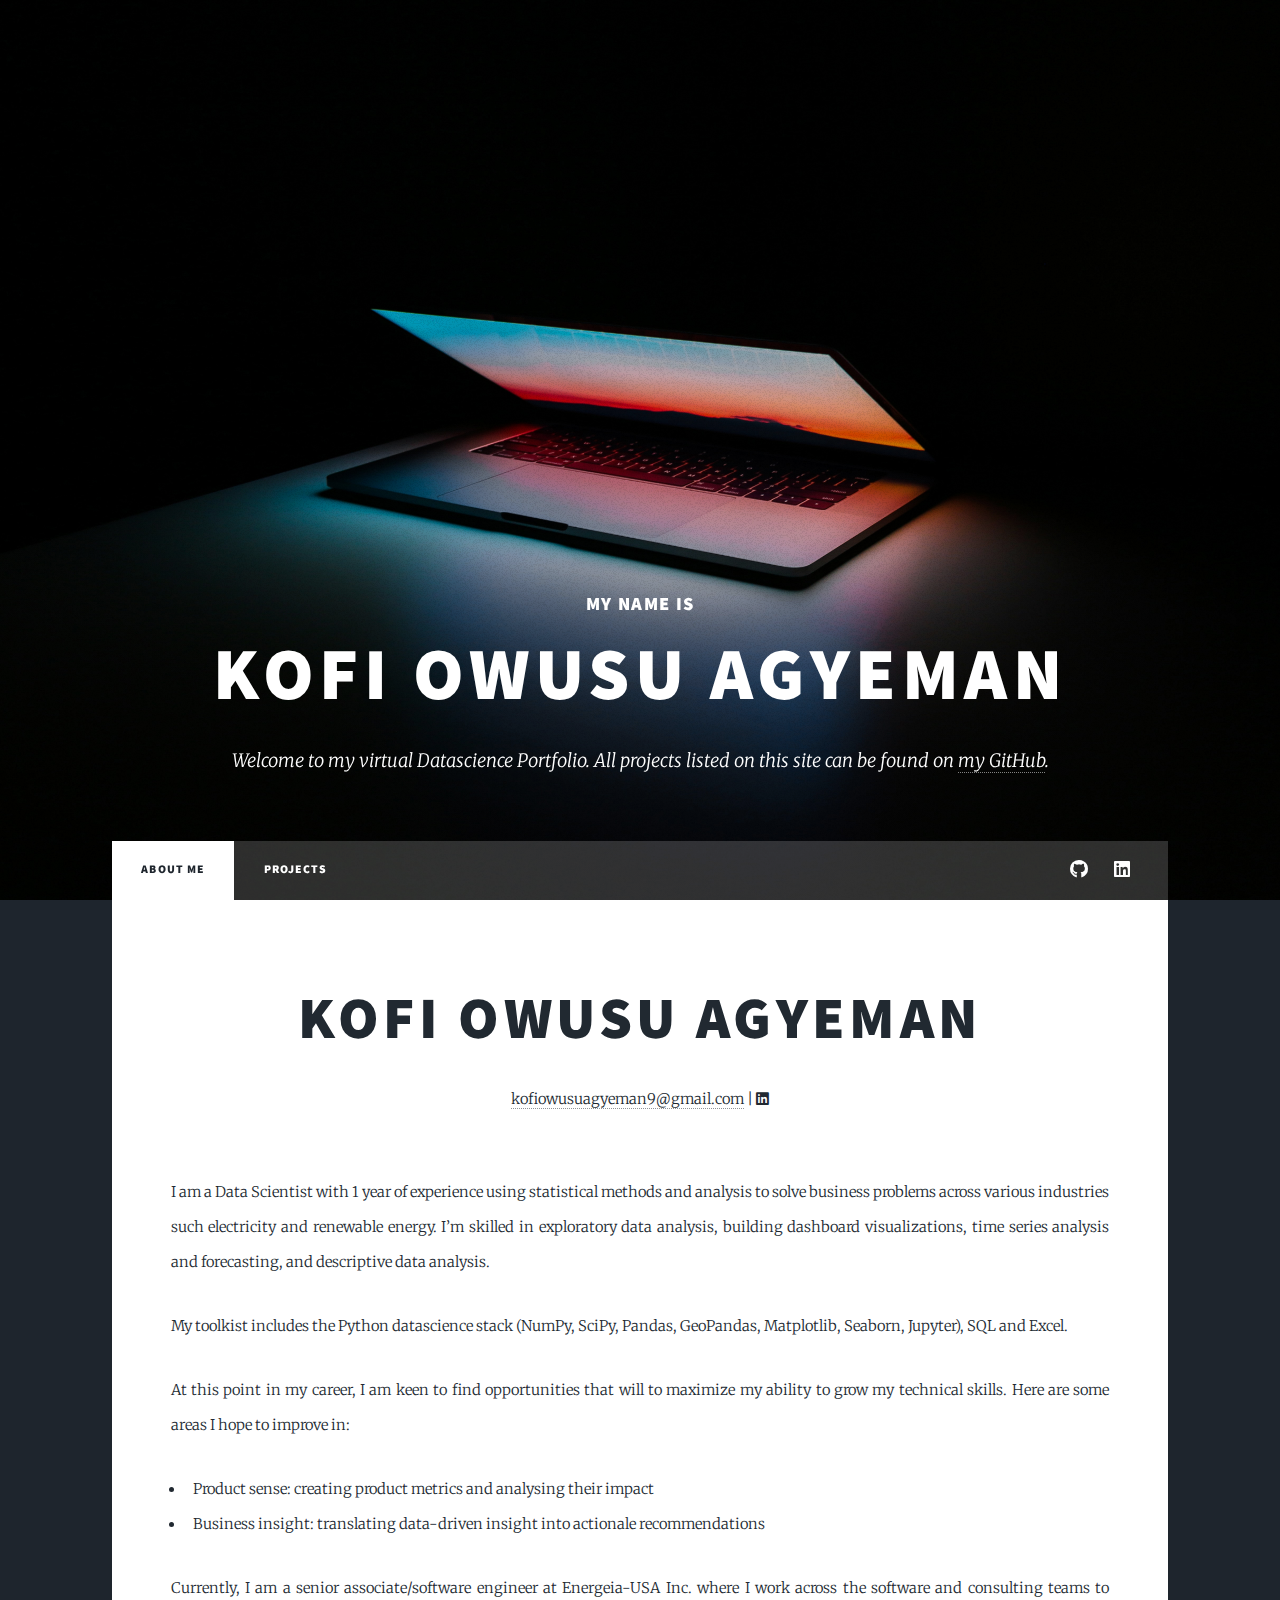
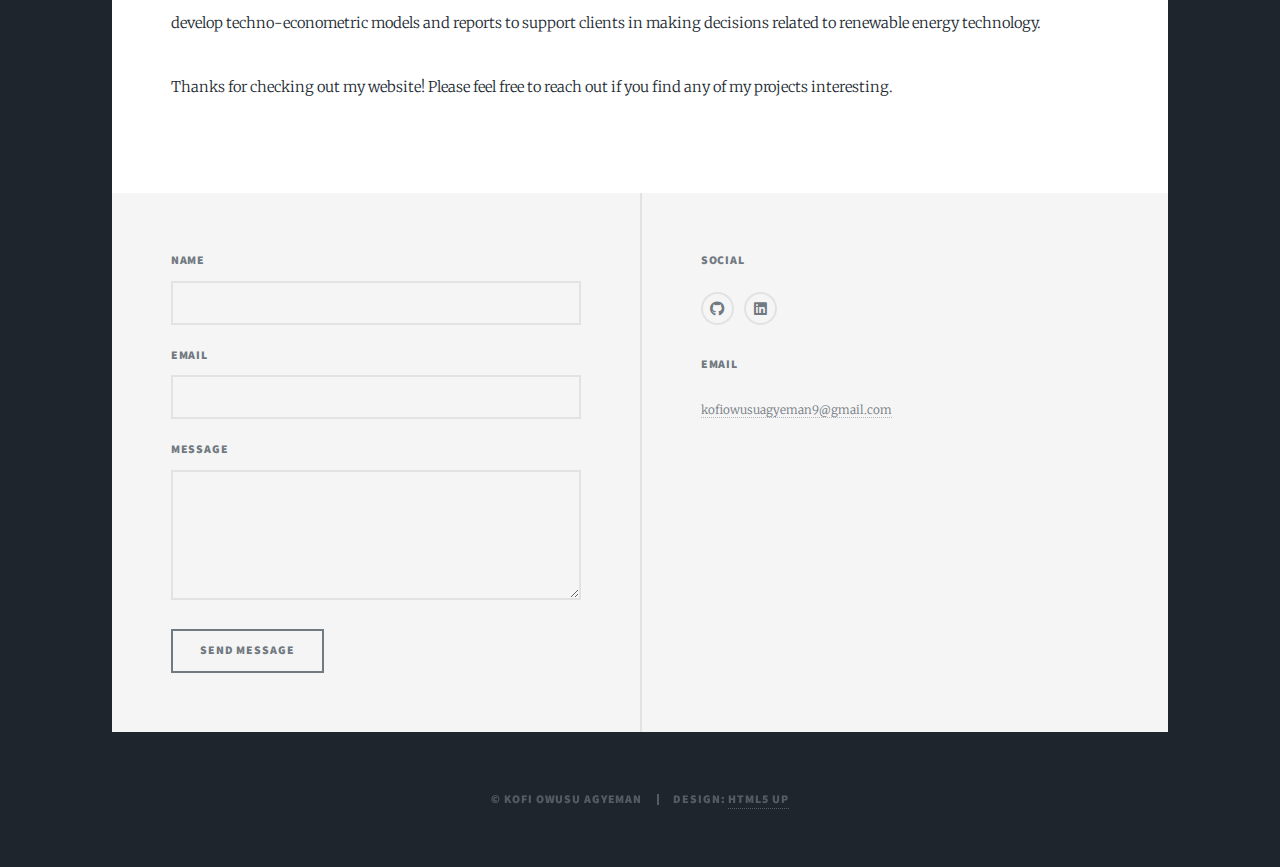
<file: index.html>
<!DOCTYPE HTML>
<!--
	Massively by HTML5 UP
	html5up.net | @ajlkn
	Free for personal and commercial use under the CCA 3.0 license (html5up.net/license)
-->
<html>
	<head>
		<title>About Me</title>
		<meta charset="utf-8" />
		<meta name="viewport" content="width=device-width, initial-scale=1, user-scalable=no" />
		<link rel="stylesheet" href="assets/css/main.css" />
		<noscript><link rel="stylesheet" href="assets/css/noscript.css" /></noscript>
	</head>
	<body class="is-preload">

		<!-- Wrapper -->
			<div id="wrapper">

				<!-- Intro -->
                <div id="intro">
                    <h3>My name is</h3>
                    <h1>Kofi Owusu Agyeman</h1>
                    <p>Welcome to my virtual Datascience Portfolio. All projects listed on this site can be found on <a href="https://github.com/kowusuagy">my GitHub</a>.</p>
                </div>

            <!-- Header -->
                <header id="header">
                    <a href="index.html" class="logo">Kofi Owusu Agyeman</a>
                </header>

				<!-- Nav -->
					<nav id="nav">
                        <ul class="links">
                            <li class="active"><a href="index.html">About Me</a></li>
                            <li><a href="projects.html">Projects</a></li>
						</ul>
						<ul class="icons">
							<li><a href="https://github.com/kowusuagy" target="_blank" class="icon brands alt fa-github"><span class="label">GitHub</span></a></li>
							<li><a href="https://www.linkedin.com/in/kofiowusuagyeman" target="_blank" class="icon brands alt fa-linkedin"><span class="label">LinkedIn</span></a></li>
						</ul>
					</nav>

				<!-- Main -->
                <div id="main">

                    <!-- Post -->
                        <section class="post">
                            <header class="major">
                                <h2>Kofi Owusu Agyeman</h2>
                                <span><a href="mailto:kofiowusuagyeman9@gmail.com">kofiowusuagyeman9@gmail.com</a></span>
                                <span> | </span>
                                <span><a href="https://www.linkedin.com/in/kofiowusuagyeman" target="_blank" class="icon brands alt fa-linkedin"><span class="label">LinkedIn</span></a></span>
                            </header>
                            <p>I am a Data Scientist with 1 year of experience using statistical methods and analysis 
                                to solve business problems across various industries such electricity and renewable energy. 
                                I’m skilled in exploratory data analysis, building dashboard visualizations, time series analysis 
                                and forecasting, and descriptive data analysis.
                            </p>
                            <p>
                                My toolkist includes the Python datascience stack (NumPy, SciPy, Pandas, GeoPandas, Matplotlib, 
                                Seaborn, Jupyter), SQL and Excel.
                            </p>
                            <p>
                                At this point in my career, I am keen to find opportunities that will to maximize my ability to grow 
                                my technical skills. Here are some areas I hope to improve in:
                                <ul>
                                    <li>Product sense: creating product metrics and analysing their impact</li>
                                    <li>Business insight: translating data-driven insight into actionale recommendations</li>
                                </ul>
                            </p>
                            <p>
                                Currently, I am a senior associate/software engineer at Energeia-USA Inc. where I work across the software 
                                and consulting teams to develop techno-econometric models and reports to support clients in making decisions 
                                related to renewable energy technology.
                            </p>
                            <p>
                                Thanks for checking out my website! Please feel free to reach out if you find any of my projects interesting.
                            </p>
                        </section>

                </div>

            <!-- Footer -->
                <footer id="footer">
                    <section>
                        <form method="post" name="contact_form" action="form-handler.php">
                            <div class="fields">
                                <div class="field">
                                    <label for="name">Name</label>
                                    <input type="text" name="name" id="name" />
                                </div>
                                <div class="field">
                                    <label for="email">Email</label>
                                    <input type="text" name="email" id="email" />
                                </div>
                                <div class="field">
                                    <label for="message">Message</label>
                                    <textarea name="message" id="message" rows="3"></textarea>
                                </div>
                            </div>
                            <ul class="actions">
                                <li><input type="submit" value="Send Message" /></li>
                            </ul>
                        </form>
                    </section>
                    <section>
                        <h3>Social</h3>
                        <ul class="icons alt">
                            <li><a href="https://github.com/kowusuagy" target="_blank" class="icon brands alt fa-github"><span class="label">GitHub</span></a></li>
                            <li><a href="https://www.linkedin.com/in/kofiowusuagyeman" target="_blank" class="icon brands alt fa-linkedin"><span class="label">LinkedIn</span></a></li>								
                        </ul>
                        <h3>Email</h3>
                        <p><a href="mailto:kofiowusuagyeman9@gmail.com">kofiowusuagyeman9@gmail.com</a></p>
                    </section>
                </footer>

            <!-- Copyright -->
                <div id="copyright">
                    <ul><li>&copy; Kofi Owusu Agyeman</li><li>Design: <a href="https://html5up.net">HTML5 UP</a></li></ul>
                </div>

        </div>

    <!-- Scripts -->
        <script src="assets/js/jquery.min.js"></script>
        <script src="assets/js/jquery.scrollex.min.js"></script>
        <script src="assets/js/jquery.scrolly.min.js"></script>
        <script src="assets/js/browser.min.js"></script>
        <script src="assets/js/breakpoints.min.js"></script>
        <script src="assets/js/util.js"></script>
        <script src="assets/js/main.js"></script>

</body>
</html>
</file>
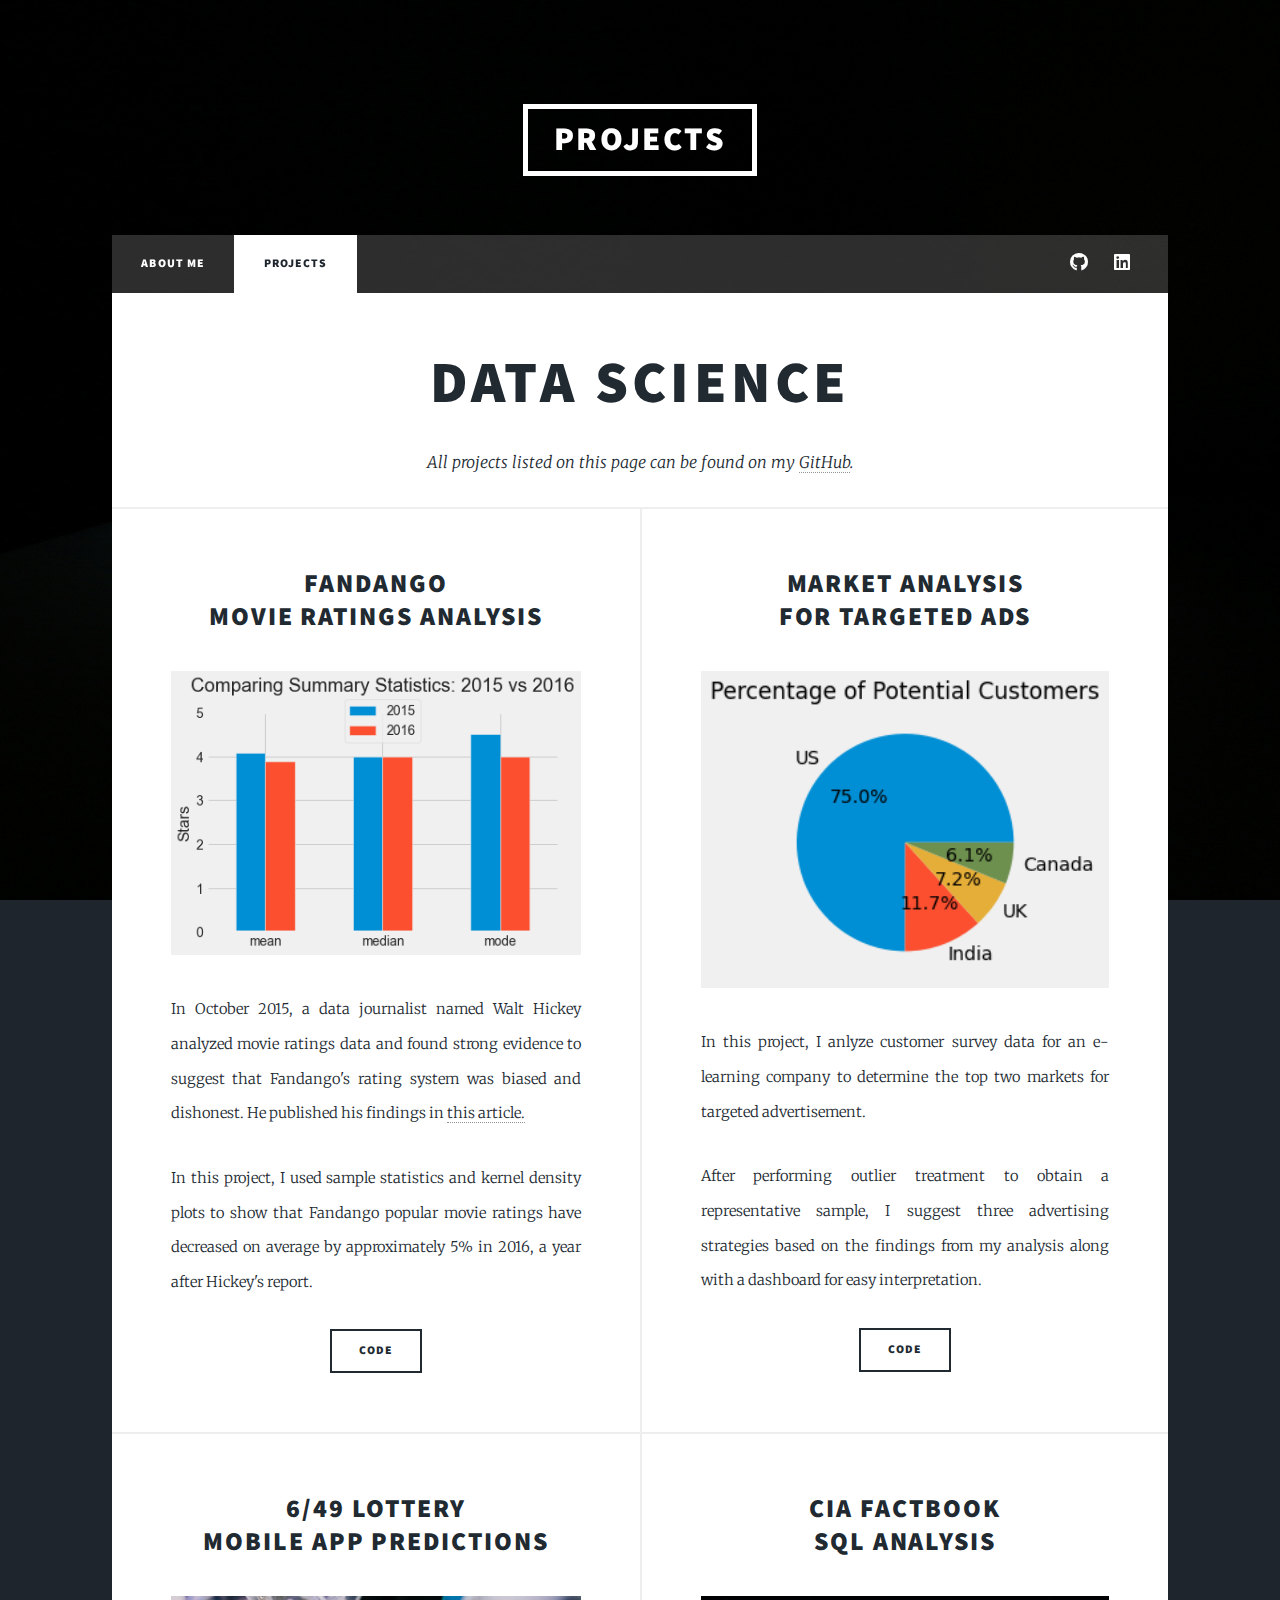
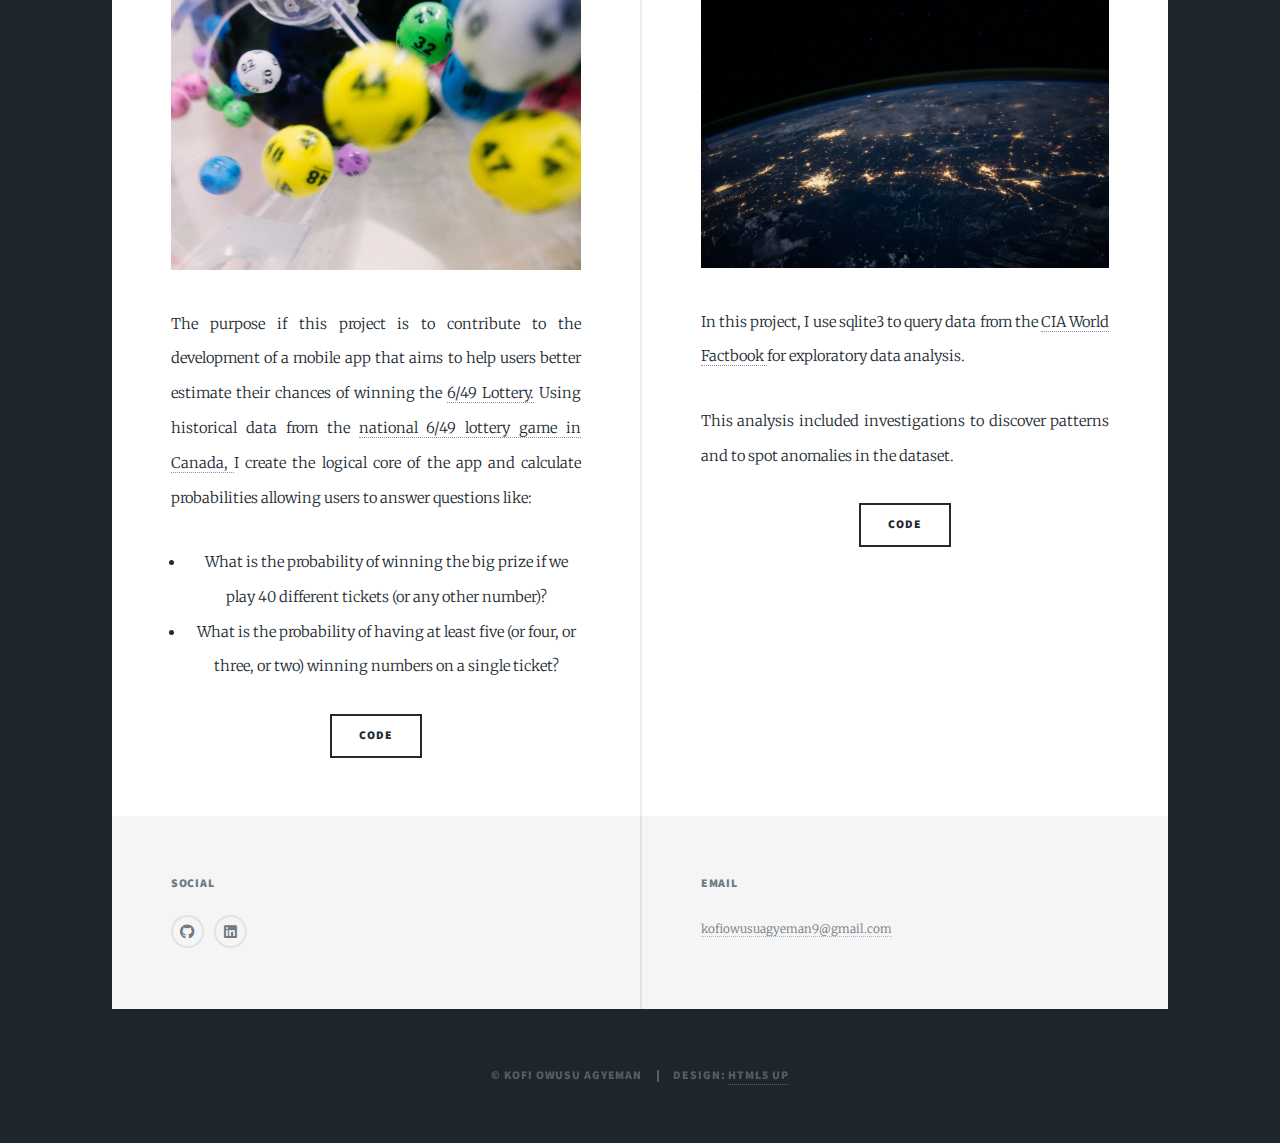
<file: projects.html>
<!DOCTYPE HTML>
<!--
	Massively by HTML5 UP
	html5up.net | @ajlkn
	Free for personal and commercial use under the CCA 3.0 license (html5up.net/license)
-->
<html>
	<head>
		<title>Kofi Owusu Agyeman - Virtual Portfolio</title>
		<meta charset="utf-8" />
		<meta name="viewport" content="width=device-width, initial-scale=1, user-scalable=no" />
		<link rel="stylesheet" href="assets/css/main.css" />
		<noscript><link rel="stylesheet" href="assets/css/noscript.css" /></noscript>
	</head>
	<body class="is-preload">

		<!-- Wrapper -->
			<div id="wrapper" class="fade-in">

				<!-- Header -->
					<header id="header">
						<a href="projects.html" class="logo">Projects</a>
					</header>

				<!-- Nav -->
					<nav id="nav">
						<ul class="links">
							<li><a href="index.html">About Me</a></li>
							<li class="active"><a href="projects.html">Projects</a></li>
						</ul>
						<ul class="icons">
							<li><a href="https://github.com/kowusuagy" target="_blank" class="icon brands alt fa-github"><span class="label">GitHub</span></a></li>
							<li><a href="https://www.linkedin.com/in/kofiowusuagyeman" target="_blank" class="icon brands alt fa-linkedin"><span class="label">LinkedIn</span></a></li>
						</ul>
					</nav>

				<!-- Main -->
					<div id="main">

						<!-- Featured Post -->
							<header class="major">
								<h1>Data Science</h1>
								<p>All projects listed on this page can be found on my <a href="https://github.com/kowusuagy" target="_blank">GitHub</a>.</p>
							</header>

						<!-- Posts -->
							<section class="posts">
								<article>
									<header>
										<h2>Fandango<br />
											Movie Ratings Analysis</h2>
									</header>
									<img src="images/fandango.png" alt="While the median is the same for both distributions, 
										the mean and mode are higher in 2015 (approximately. 5% and 11% respectively relative to 2016." class="image fit"/>
									<p>
										In October 2015, a data journalist named Walt Hickey analyzed movie ratings data and found strong evidence 
										to suggest that Fandango's rating system was biased and dishonest. He published his findings in 
										<a href="https://fivethirtyeight.com/features/fandango-movies-ratings/" target="_blank">this article.</a>
									</p>
									<p>
										In this project, I used sample statistics and kernel density plots to show that Fandango popular movie ratings 
										have decreased on average by approximately 5% in 2016, a year after Hickey's report.
									</p>
									<ul class="actions special">
										<li><a href="https://github.com/kowusuagy/fandango" target="_blank" class="button">Code</a></li>
									</ul>
								</article>
								<article>
									<header>
										<h2>Market Analysis <br />
											for Targeted Ads</h2>
									</header>
									<img src="images/customers.png" alt="US has the largest percentage of new users. India has almost twice as more new users as 
									Canada does. It is unclear which is the second best country to advertise in." class="image fit"/>
									<p>
										In this project, I anlyze customer survey data for an e-learning company to determine the top two markets for targeted advertisement.
									</p>
									<p>
										After performing outlier treatment to obtain a representative sample, I suggest three advertising strategies based on the findings from my 
										analysis along with a dashboard for easy interpretation.
									</p>
									<ul class="actions special">
										<li><a href="https://github.com/kowusuagy/market-analysis" target="_blank" class="button">Code</a></li>
									</ul>
								</article>
								<article>
									<header>
										<h2>6/49 Lottery <br />
											Mobile App Predictions</h2>
									</header>
									<img src="images/dylan-nolte-RSsqjpezn6o-unsplash.jpg" alt="Assorted colors of lottery balls" class="image fit"/>
									<p>
										The purpose if this project is to contribute to the development of a mobile app that aims to help users better estimate their chances of 
										winning the <a href="https://en.wikipedia.org/wiki/Lotto_6/49" target="_blank">6/49 Lottery.</a>
										Using historical data from the <a href="https://www.kaggle.com/datascienceai/lottery-dataset" target="_blank">national 6/49 lottery game in 
										Canada, </a>I create the logical core of the app and calculate probabilities allowing users to answer questions like:
									</p>
									<ul>
										<li>What is the probability of winning the big prize if we play 40 different tickets (or any other number)?</li>
										<li>What is the probability of having at least five (or four, or three, or two) winning numbers on a single ticket?</li>
									</ul>
									<ul class="actions special">
										<li><a href="https://github.com/kowusuagy/lottery" target="_blank" class="button">Code</a></li>
									</ul>
								</article>
								<article>
									<header>
										<h2>CIA Factbook<br />
											SQL Analysis</h2>
									</header>
									<img src="images/nasa-Q1p7bh3SHj8-unsplash.jpg" alt="Satelite photo of Earth taken from space." class="image fit"/></a>
									<p>
										In this project, I use sqlite3 to query data from the <a href="https://www.cia.gov/library/publications/the-world-factbook/" target="_blank">CIA World Factbook </a>
										for exploratory data analysis.
									</p>
									<p>
										This analysis included investigations to discover patterns and to spot anomalies in the dataset.
									</p>
									<ul class="actions special">
										<li><a href="https://github.com/kowusuagy/factbook-sql" target="_blank" class="button">Code</a></li>
									</ul>
								</article>
							</section>

						<!-- Footer -->
							<!-- <footer> -->
								<!-- <div class="pagination"> -->
									<!--<a href="#" class="previous">Prev</a>-->
									<!-- <a href="#" class="page active">1</a>
									<a href="#" class="page">2</a>
									<a href="#" class="page">3</a>
									<span class="extra">&hellip;</span>
									<a href="#" class="page">8</a>
									<a href="#" class="page">9</a>
									<a href="#" class="page">10</a>
									<a href="#" class="next">Next</a> -->
								<!-- </div> -->
							<!-- </footer> -->

					</div>

				<!-- Footer -->
					<footer id="footer">
							<section>
								<h3>Social</h3>
								<ul class="icons alt">
									<li><a href="https://github.com/kowusuagy" target="_blank" class="icon brands alt fa-github"><span class="label">GitHub</span></a></li>
									<li><a href="https://www.linkedin.com/in/kofiowusuagyeman" target="_blank" class="icon brands alt fa-linkedin"><span class="label">LinkedIn</span></a></li>								
								</ul>
							</section>
							<section>
								<h3>Email</h3>
								<p><a href="mailto:kofiowusuagyeman9@gmail.com">kofiowusuagyeman9@gmail.com</a></p>
							</section>
					</footer>

				<!-- Copyright -->
					<div id="copyright">
						<ul><li>&copy; Kofi Owusu Agyeman</li><li>Design: <a href="https://html5up.net">HTML5 UP</a></li></ul>
					</div>

			</div>

		<!-- Scripts -->
			<script src="assets/js/jquery.min.js"></script>
			<script src="assets/js/jquery.scrollex.min.js"></script>
			<script src="assets/js/jquery.scrolly.min.js"></script>
			<script src="assets/js/browser.min.js"></script>
			<script src="assets/js/breakpoints.min.js"></script>
			<script src="assets/js/util.js"></script>
			<script src="assets/js/main.js"></script>

	</body>
</html>
</file>
<file: assets/css/main.css>
@import url(fontawesome-all.min.css);
@import url("https://fonts.googleapis.com/css?family=Merriweather:300,700,300italic,700italic|Source+Sans+Pro:900");

/*
	Massively by HTML5 UP
	html5up.net | @ajlkn
	Free for personal and commercial use under the CCA 3.0 license (html5up.net/license)
*/

html, body, div, span, applet, object,
iframe, h1, h2, h3, h4, h5, h6, p, blockquote,
pre, a, abbr, acronym, address, big, cite,
code, del, dfn, em, img, ins, kbd, q, s, samp,
small, strike, strong, sub, sup, tt, var, b,
u, i, center, dl, dt, dd, ol, ul, li, fieldset,
form, label, legend, table, caption, tbody,
tfoot, thead, tr, th, td, article, aside,
canvas, details, embed, figure, figcaption,
footer, header, hgroup, menu, nav, output, ruby,
section, summary, time, mark, audio, video {
	margin: 0;
	padding: 0;
	border: 0;
	font-size: 100%;
	font: inherit;
	vertical-align: baseline;}

article, aside, details, figcaption, figure,
footer, header, hgroup, menu, nav, section {
	display: block;}

body {
	line-height: 1;
}

ol, ul {
	list-style: none;
}

blockquote, q {
	quotes: none;
}

	blockquote:before, blockquote:after, q:before, q:after {
		content: '';
		content: none;
	}

table {
	border-collapse: collapse;
	border-spacing: 0;
}

body {
	-webkit-text-size-adjust: none;
}

mark {
	background-color: transparent;
	color: inherit;
}

input::-moz-focus-inner {
	border: 0;
	padding: 0;
}

input, select, textarea {
	-moz-appearance: none;
	-webkit-appearance: none;
	-ms-appearance: none;
	appearance: none;
}

/* Basic */

	@-ms-viewport {
		width: device-width;
	}

	body {
		-ms-overflow-style: scrollbar;
	}

	@media screen and (max-width: 480px) {

		html, body {
			min-width: 320px;
		}

	}

	html {
		box-sizing: border-box;
	}

	*, *:before, *:after {
		box-sizing: inherit;
	}

	body {
		background-color: #1e252d;
	}

		body.is-preload *, body.is-preload *:before, body.is-preload *:after {
			-moz-animation: none !important;
			-webkit-animation: none !important;
			-ms-animation: none !important;
			animation: none !important;
			-moz-transition: none !important;
			-webkit-transition: none !important;
			-ms-transition: none !important;
			transition: none !important;
		}

/* Type */

	html {
		font-size: 16pt;
	}

		@media screen and (max-width: 1680px) {

			html {
				font-size: 12pt;
			}

		}

		@media screen and (max-width: 1280px) {

			html {
				font-size: 11pt;
			}

		}

		@media screen and (max-width: 360px) {

			html {
				font-size: 10pt;
			}

		}

	body {
		color: #212931;
	}

	body, input, select, textarea {
		font-family: "Merriweather", Georgia, serif;
		font-weight: 300;
		font-size: 1rem;
		line-height: 2.375;
	}

	a {
		-moz-transition: color 0.2s ease-in-out, background-color 0.2s ease-in-out, border-color 0.2s ease-in-out, box-shadow 0.2s ease-in-out;
		-webkit-transition: color 0.2s ease-in-out, background-color 0.2s ease-in-out, border-color 0.2s ease-in-out, box-shadow 0.2s ease-in-out;
		-ms-transition: color 0.2s ease-in-out, background-color 0.2s ease-in-out, border-color 0.2s ease-in-out, box-shadow 0.2s ease-in-out;
		transition: color 0.2s ease-in-out, background-color 0.2s ease-in-out, border-color 0.2s ease-in-out, box-shadow 0.2s ease-in-out;
		border-bottom: dotted 1px;
		text-decoration: none;
	}

		a:hover {
			border-bottom-color: transparent;
		}

	strong, b {
		font-weight: 600;
	}

	em, i {
		font-style: italic;
	}

	p {
		text-align: justify;
		margin: 0 0 2rem 0;
	}

	h1, h2, h3, h4, h5, h6 {
		font-family: "Source Sans Pro", Helvetica, sans-serif;
		font-weight: 900;
		line-height: 1.5;
		letter-spacing: 0.075em;
		text-transform: uppercase;
		margin: 0 0 1rem 0;
	}

		h1 a, h2 a, h3 a, h4 a, h5 a, h6 a {
			border-bottom: 0;
			color: inherit;
			text-decoration: none;
		}

	h1 {
		font-size: 4rem;
		line-height: 1.1;
		margin: 0 0 2rem 0;
	}

	h2 {
		font-size: 1.75rem;
		line-height: 1.3;
		margin: 0 0 1.5rem 0;
	}

	h3 {
		font-size: 1.25rem;
		margin: 0 0 1.5rem 0;
	}

	h4 {
		font-size: 1rem;
	}

	h5 {
		font-size: 0.9rem;
	}

	h6 {
		font-size: 0.8rem;
	}

	sub {
		font-size: 0.8rem;
		position: relative;
		top: 0.5rem;
	}

	sup {
		font-size: 0.8rem;
		position: relative;
		top: -0.5rem;
	}

	blockquote {
		border-left: solid 4px;
		font-style: italic;
		margin: 0 0 2rem 0;
		padding: 0.5rem 0 0.5rem 2rem;
	}

	code {
		border: solid 2px;
		font-family: "Courier New", monospace;
		font-size: 0.9rem;
		margin: 0 0.25rem;
		padding: 0.25rem 0.65rem;
	}

	pre {
		-webkit-overflow-scrolling: touch;
		font-family: "Courier New", monospace;
		font-size: 0.9rem;
		margin: 0 0 2rem 0;
	}

		pre code {
			display: block;
			line-height: 1.75;
			padding: 1rem 1.5rem;
			overflow-x: auto;
		}

	hr {
		border: 0;
		border-bottom: solid 2px;
		margin: 3rem 0;
	}

		hr.major {
			margin: 5rem 0;
		}

	.align-left {
		text-align: left;
	}

	.align-center {
		text-align: center;
	}

	.align-right {
		text-align: right;
	}

	input, select, textarea {
		color: #212931;
	}

	a {
		color: #212931;
		border-bottom-color: rgba(33, 41, 49, 0.5);
	}

		a:hover {
			border-bottom-color: transparent;
			color: #18bfef !important;
		}

	strong, b {
		color: #212931;
	}

	h1, h2, h3, h4, h5, h6 {
		color: #212931;
	}

	blockquote {
		border-left-color: #eeeeee;
	}

	code {
		background: rgba(220, 220, 220, 0.25);
		border-color: #eeeeee;
	}

	hr {
		border-bottom-color: #eeeeee;
	}

/* Row */

	.row {
		display: flex;
		flex-wrap: wrap;
		box-sizing: border-box;
		align-items: stretch;
	}

		.row > * {
			box-sizing: border-box;
		}

		.row.gtr-uniform > * > :last-child {
			margin-bottom: 0;
		}

		.row.aln-left {
			justify-content: flex-start;
		}

		.row.aln-center {
			justify-content: center;
		}

		.row.aln-right {
			justify-content: flex-end;
		}

		.row.aln-top {
			align-items: flex-start;
		}

		.row.aln-middle {
			align-items: center;
		}

		.row.aln-bottom {
			align-items: flex-end;
		}

		.row > .imp {
			order: -1;
		}

		.row > .col-1 {
			width: 8.33333%;
		}

		.row > .off-1 {
			margin-left: 8.33333%;
		}

		.row > .col-2 {
			width: 16.66667%;
		}

		.row > .off-2 {
			margin-left: 16.66667%;
		}

		.row > .col-3 {
			width: 25%;
		}

		.row > .off-3 {
			margin-left: 25%;
		}

		.row > .col-4 {
			width: 33.33333%;
		}

		.row > .off-4 {
			margin-left: 33.33333%;
		}

		.row > .col-5 {
			width: 41.66667%;
		}

		.row > .off-5 {
			margin-left: 41.66667%;
		}

		.row > .col-6 {
			width: 50%;
		}

		.row > .off-6 {
			margin-left: 50%;
		}

		.row > .col-7 {
			width: 58.33333%;
		}

		.row > .off-7 {
			margin-left: 58.33333%;
		}

		.row > .col-8 {
			width: 66.66667%;
		}

		.row > .off-8 {
			margin-left: 66.66667%;
		}

		.row > .col-9 {
			width: 75%;
		}

		.row > .off-9 {
			margin-left: 75%;
		}

		.row > .col-10 {
			width: 83.33333%;
		}

		.row > .off-10 {
			margin-left: 83.33333%;
		}

		.row > .col-11 {
			width: 91.66667%;
		}

		.row > .off-11 {
			margin-left: 91.66667%;
		}

		.row > .col-12 {
			width: 100%;
		}

		.row > .off-12 {
			margin-left: 100%;
		}

		.row.gtr-0 {
			margin-top: 0;
			margin-left: 0rem;
		}

			.row.gtr-0 > * {
				padding: 0 0 0 0rem;
			}

			.row.gtr-0.gtr-uniform {
				margin-top: 0rem;
			}

				.row.gtr-0.gtr-uniform > * {
					padding-top: 0rem;
				}

		.row.gtr-25 {
			margin-top: 0;
			margin-left: -0.375rem;
		}

			.row.gtr-25 > * {
				padding: 0 0 0 0.375rem;
			}

			.row.gtr-25.gtr-uniform {
				margin-top: -0.375rem;
			}

				.row.gtr-25.gtr-uniform > * {
					padding-top: 0.375rem;
				}

		.row.gtr-50 {
			margin-top: 0;
			margin-left: -0.75rem;
		}

			.row.gtr-50 > * {
				padding: 0 0 0 0.75rem;
			}

			.row.gtr-50.gtr-uniform {
				margin-top: -0.75rem;
			}

				.row.gtr-50.gtr-uniform > * {
					padding-top: 0.75rem;
				}

		.row {
			margin-top: 0;
			margin-left: -1.5rem;
		}

			.row > * {
				padding: 0 0 0 1.5rem;
			}

			.row.gtr-uniform {
				margin-top: -1.5rem;
			}

				.row.gtr-uniform > * {
					padding-top: 1.5rem;
				}

		.row.gtr-150 {
			margin-top: 0;
			margin-left: -2.25rem;
		}

			.row.gtr-150 > * {
				padding: 0 0 0 2.25rem;
			}

			.row.gtr-150.gtr-uniform {
				margin-top: -2.25rem;
			}

				.row.gtr-150.gtr-uniform > * {
					padding-top: 2.25rem;
				}

		.row.gtr-200 {
			margin-top: 0;
			margin-left: -3rem;
		}

			.row.gtr-200 > * {
				padding: 0 0 0 3rem;
			}

			.row.gtr-200.gtr-uniform {
				margin-top: -3rem;
			}

				.row.gtr-200.gtr-uniform > * {
					padding-top: 3rem;
				}

		@media screen and (max-width: 1680px) {

			.row {
				display: flex;
				flex-wrap: wrap;
				box-sizing: border-box;
				align-items: stretch;
			}

				.row > * {
					box-sizing: border-box;
				}

				.row.gtr-uniform > * > :last-child {
					margin-bottom: 0;
				}

				.row.aln-left {
					justify-content: flex-start;
				}

				.row.aln-center {
					justify-content: center;
				}

				.row.aln-right {
					justify-content: flex-end;
				}

				.row.aln-top {
					align-items: flex-start;
				}

				.row.aln-middle {
					align-items: center;
				}

				.row.aln-bottom {
					align-items: flex-end;
				}

				.row > .imp-xlarge {
					order: -1;
				}

				.row > .col-1-xlarge {
					width: 8.33333%;
				}

				.row > .off-1-xlarge {
					margin-left: 8.33333%;
				}

				.row > .col-2-xlarge {
					width: 16.66667%;
				}

				.row > .off-2-xlarge {
					margin-left: 16.66667%;
				}

				.row > .col-3-xlarge {
					width: 25%;
				}

				.row > .off-3-xlarge {
					margin-left: 25%;
				}

				.row > .col-4-xlarge {
					width: 33.33333%;
				}

				.row > .off-4-xlarge {
					margin-left: 33.33333%;
				}

				.row > .col-5-xlarge {
					width: 41.66667%;
				}

				.row > .off-5-xlarge {
					margin-left: 41.66667%;
				}

				.row > .col-6-xlarge {
					width: 50%;
				}

				.row > .off-6-xlarge {
					margin-left: 50%;
				}

				.row > .col-7-xlarge {
					width: 58.33333%;
				}

				.row > .off-7-xlarge {
					margin-left: 58.33333%;
				}

				.row > .col-8-xlarge {
					width: 66.66667%;
				}

				.row > .off-8-xlarge {
					margin-left: 66.66667%;
				}

				.row > .col-9-xlarge {
					width: 75%;
				}

				.row > .off-9-xlarge {
					margin-left: 75%;
				}

				.row > .col-10-xlarge {
					width: 83.33333%;
				}

				.row > .off-10-xlarge {
					margin-left: 83.33333%;
				}

				.row > .col-11-xlarge {
					width: 91.66667%;
				}

				.row > .off-11-xlarge {
					margin-left: 91.66667%;
				}

				.row > .col-12-xlarge {
					width: 100%;
				}

				.row > .off-12-xlarge {
					margin-left: 100%;
				}

				.row.gtr-0 {
					margin-top: 0;
					margin-left: 0rem;
				}

					.row.gtr-0 > * {
						padding: 0 0 0 0rem;
					}

					.row.gtr-0.gtr-uniform {
						margin-top: 0rem;
					}

						.row.gtr-0.gtr-uniform > * {
							padding-top: 0rem;
						}

				.row.gtr-25 {
					margin-top: 0;
					margin-left: -0.375rem;
				}

					.row.gtr-25 > * {
						padding: 0 0 0 0.375rem;
					}

					.row.gtr-25.gtr-uniform {
						margin-top: -0.375rem;
					}

						.row.gtr-25.gtr-uniform > * {
							padding-top: 0.375rem;
						}

				.row.gtr-50 {
					margin-top: 0;
					margin-left: -0.75rem;
				}

					.row.gtr-50 > * {
						padding: 0 0 0 0.75rem;
					}

					.row.gtr-50.gtr-uniform {
						margin-top: -0.75rem;
					}

						.row.gtr-50.gtr-uniform > * {
							padding-top: 0.75rem;
						}

				.row {
					margin-top: 0;
					margin-left: -1.5rem;
				}

					.row > * {
						padding: 0 0 0 1.5rem;
					}

					.row.gtr-uniform {
						margin-top: -1.5rem;
					}

						.row.gtr-uniform > * {
							padding-top: 1.5rem;
						}

				.row.gtr-150 {
					margin-top: 0;
					margin-left: -2.25rem;
				}

					.row.gtr-150 > * {
						padding: 0 0 0 2.25rem;
					}

					.row.gtr-150.gtr-uniform {
						margin-top: -2.25rem;
					}

						.row.gtr-150.gtr-uniform > * {
							padding-top: 2.25rem;
						}

				.row.gtr-200 {
					margin-top: 0;
					margin-left: -3rem;
				}

					.row.gtr-200 > * {
						padding: 0 0 0 3rem;
					}

					.row.gtr-200.gtr-uniform {
						margin-top: -3rem;
					}

						.row.gtr-200.gtr-uniform > * {
							padding-top: 3rem;
						}

		}

		@media screen and (max-width: 1280px) {

			.row {
				display: flex;
				flex-wrap: wrap;
				box-sizing: border-box;
				align-items: stretch;
			}

				.row > * {
					box-sizing: border-box;
				}

				.row.gtr-uniform > * > :last-child {
					margin-bottom: 0;
				}

				.row.aln-left {
					justify-content: flex-start;
				}

				.row.aln-center {
					justify-content: center;
				}

				.row.aln-right {
					justify-content: flex-end;
				}

				.row.aln-top {
					align-items: flex-start;
				}

				.row.aln-middle {
					align-items: center;
				}

				.row.aln-bottom {
					align-items: flex-end;
				}

				.row > .imp-large {
					order: -1;
				}

				.row > .col-1-large {
					width: 8.33333%;
				}

				.row > .off-1-large {
					margin-left: 8.33333%;
				}

				.row > .col-2-large {
					width: 16.66667%;
				}

				.row > .off-2-large {
					margin-left: 16.66667%;
				}

				.row > .col-3-large {
					width: 25%;
				}

				.row > .off-3-large {
					margin-left: 25%;
				}

				.row > .col-4-large {
					width: 33.33333%;
				}

				.row > .off-4-large {
					margin-left: 33.33333%;
				}

				.row > .col-5-large {
					width: 41.66667%;
				}

				.row > .off-5-large {
					margin-left: 41.66667%;
				}

				.row > .col-6-large {
					width: 50%;
				}

				.row > .off-6-large {
					margin-left: 50%;
				}

				.row > .col-7-large {
					width: 58.33333%;
				}

				.row > .off-7-large {
					margin-left: 58.33333%;
				}

				.row > .col-8-large {
					width: 66.66667%;
				}

				.row > .off-8-large {
					margin-left: 66.66667%;
				}

				.row > .col-9-large {
					width: 75%;
				}

				.row > .off-9-large {
					margin-left: 75%;
				}

				.row > .col-10-large {
					width: 83.33333%;
				}

				.row > .off-10-large {
					margin-left: 83.33333%;
				}

				.row > .col-11-large {
					width: 91.66667%;
				}

				.row > .off-11-large {
					margin-left: 91.66667%;
				}

				.row > .col-12-large {
					width: 100%;
				}

				.row > .off-12-large {
					margin-left: 100%;
				}

				.row.gtr-0 {
					margin-top: 0;
					margin-left: 0rem;
				}

					.row.gtr-0 > * {
						padding: 0 0 0 0rem;
					}

					.row.gtr-0.gtr-uniform {
						margin-top: 0rem;
					}

						.row.gtr-0.gtr-uniform > * {
							padding-top: 0rem;
						}

				.row.gtr-25 {
					margin-top: 0;
					margin-left: -0.375rem;
				}

					.row.gtr-25 > * {
						padding: 0 0 0 0.375rem;
					}

					.row.gtr-25.gtr-uniform {
						margin-top: -0.375rem;
					}

						.row.gtr-25.gtr-uniform > * {
							padding-top: 0.375rem;
						}

				.row.gtr-50 {
					margin-top: 0;
					margin-left: -0.75rem;
				}

					.row.gtr-50 > * {
						padding: 0 0 0 0.75rem;
					}

					.row.gtr-50.gtr-uniform {
						margin-top: -0.75rem;
					}

						.row.gtr-50.gtr-uniform > * {
							padding-top: 0.75rem;
						}

				.row {
					margin-top: 0;
					margin-left: -1.5rem;
				}

					.row > * {
						padding: 0 0 0 1.5rem;
					}

					.row.gtr-uniform {
						margin-top: -1.5rem;
					}

						.row.gtr-uniform > * {
							padding-top: 1.5rem;
						}

				.row.gtr-150 {
					margin-top: 0;
					margin-left: -2.25rem;
				}

					.row.gtr-150 > * {
						padding: 0 0 0 2.25rem;
					}

					.row.gtr-150.gtr-uniform {
						margin-top: -2.25rem;
					}

						.row.gtr-150.gtr-uniform > * {
							padding-top: 2.25rem;
						}

				.row.gtr-200 {
					margin-top: 0;
					margin-left: -3rem;
				}

					.row.gtr-200 > * {
						padding: 0 0 0 3rem;
					}

					.row.gtr-200.gtr-uniform {
						margin-top: -3rem;
					}

						.row.gtr-200.gtr-uniform > * {
							padding-top: 3rem;
						}

		}

		@media screen and (max-width: 980px) {

			.row {
				display: flex;
				flex-wrap: wrap;
				box-sizing: border-box;
				align-items: stretch;
			}

				.row > * {
					box-sizing: border-box;
				}

				.row.gtr-uniform > * > :last-child {
					margin-bottom: 0;
				}

				.row.aln-left {
					justify-content: flex-start;
				}

				.row.aln-center {
					justify-content: center;
				}

				.row.aln-right {
					justify-content: flex-end;
				}

				.row.aln-top {
					align-items: flex-start;
				}

				.row.aln-middle {
					align-items: center;
				}

				.row.aln-bottom {
					align-items: flex-end;
				}

				.row > .imp-medium {
					order: -1;
				}

				.row > .col-1-medium {
					width: 8.33333%;
				}

				.row > .off-1-medium {
					margin-left: 8.33333%;
				}

				.row > .col-2-medium {
					width: 16.66667%;
				}

				.row > .off-2-medium {
					margin-left: 16.66667%;
				}

				.row > .col-3-medium {
					width: 25%;
				}

				.row > .off-3-medium {
					margin-left: 25%;
				}

				.row > .col-4-medium {
					width: 33.33333%;
				}

				.row > .off-4-medium {
					margin-left: 33.33333%;
				}

				.row > .col-5-medium {
					width: 41.66667%;
				}

				.row > .off-5-medium {
					margin-left: 41.66667%;
				}

				.row > .col-6-medium {
					width: 50%;
				}

				.row > .off-6-medium {
					margin-left: 50%;
				}

				.row > .col-7-medium {
					width: 58.33333%;
				}

				.row > .off-7-medium {
					margin-left: 58.33333%;
				}

				.row > .col-8-medium {
					width: 66.66667%;
				}

				.row > .off-8-medium {
					margin-left: 66.66667%;
				}

				.row > .col-9-medium {
					width: 75%;
				}

				.row > .off-9-medium {
					margin-left: 75%;
				}

				.row > .col-10-medium {
					width: 83.33333%;
				}

				.row > .off-10-medium {
					margin-left: 83.33333%;
				}

				.row > .col-11-medium {
					width: 91.66667%;
				}

				.row > .off-11-medium {
					margin-left: 91.66667%;
				}

				.row > .col-12-medium {
					width: 100%;
				}

				.row > .off-12-medium {
					margin-left: 100%;
				}

				.row.gtr-0 {
					margin-top: 0;
					margin-left: 0rem;
				}

					.row.gtr-0 > * {
						padding: 0 0 0 0rem;
					}

					.row.gtr-0.gtr-uniform {
						margin-top: 0rem;
					}

						.row.gtr-0.gtr-uniform > * {
							padding-top: 0rem;
						}

				.row.gtr-25 {
					margin-top: 0;
					margin-left: -0.375rem;
				}

					.row.gtr-25 > * {
						padding: 0 0 0 0.375rem;
					}

					.row.gtr-25.gtr-uniform {
						margin-top: -0.375rem;
					}

						.row.gtr-25.gtr-uniform > * {
							padding-top: 0.375rem;
						}

				.row.gtr-50 {
					margin-top: 0;
					margin-left: -0.75rem;
				}

					.row.gtr-50 > * {
						padding: 0 0 0 0.75rem;
					}

					.row.gtr-50.gtr-uniform {
						margin-top: -0.75rem;
					}

						.row.gtr-50.gtr-uniform > * {
							padding-top: 0.75rem;
						}

				.row {
					margin-top: 0;
					margin-left: -1.5rem;
				}

					.row > * {
						padding: 0 0 0 1.5rem;
					}

					.row.gtr-uniform {
						margin-top: -1.5rem;
					}

						.row.gtr-uniform > * {
							padding-top: 1.5rem;
						}

				.row.gtr-150 {
					margin-top: 0;
					margin-left: -2.25rem;
				}

					.row.gtr-150 > * {
						padding: 0 0 0 2.25rem;
					}

					.row.gtr-150.gtr-uniform {
						margin-top: -2.25rem;
					}

						.row.gtr-150.gtr-uniform > * {
							padding-top: 2.25rem;
						}

				.row.gtr-200 {
					margin-top: 0;
					margin-left: -3rem;
				}

					.row.gtr-200 > * {
						padding: 0 0 0 3rem;
					}

					.row.gtr-200.gtr-uniform {
						margin-top: -3rem;
					}

						.row.gtr-200.gtr-uniform > * {
							padding-top: 3rem;
						}

		}

		@media screen and (max-width: 736px) {

			.row {
				display: flex;
				flex-wrap: wrap;
				box-sizing: border-box;
				align-items: stretch;
			}

				.row > * {
					box-sizing: border-box;
				}

				.row.gtr-uniform > * > :last-child {
					margin-bottom: 0;
				}

				.row.aln-left {
					justify-content: flex-start;
				}

				.row.aln-center {
					justify-content: center;
				}

				.row.aln-right {
					justify-content: flex-end;
				}

				.row.aln-top {
					align-items: flex-start;
				}

				.row.aln-middle {
					align-items: center;
				}

				.row.aln-bottom {
					align-items: flex-end;
				}

				.row > .imp-small {
					order: -1;
				}

				.row > .col-1-small {
					width: 8.33333%;
				}

				.row > .off-1-small {
					margin-left: 8.33333%;
				}

				.row > .col-2-small {
					width: 16.66667%;
				}

				.row > .off-2-small {
					margin-left: 16.66667%;
				}

				.row > .col-3-small {
					width: 25%;
				}

				.row > .off-3-small {
					margin-left: 25%;
				}

				.row > .col-4-small {
					width: 33.33333%;
				}

				.row > .off-4-small {
					margin-left: 33.33333%;
				}

				.row > .col-5-small {
					width: 41.66667%;
				}

				.row > .off-5-small {
					margin-left: 41.66667%;
				}

				.row > .col-6-small {
					width: 50%;
				}

				.row > .off-6-small {
					margin-left: 50%;
				}

				.row > .col-7-small {
					width: 58.33333%;
				}

				.row > .off-7-small {
					margin-left: 58.33333%;
				}

				.row > .col-8-small {
					width: 66.66667%;
				}

				.row > .off-8-small {
					margin-left: 66.66667%;
				}

				.row > .col-9-small {
					width: 75%;
				}

				.row > .off-9-small {
					margin-left: 75%;
				}

				.row > .col-10-small {
					width: 83.33333%;
				}

				.row > .off-10-small {
					margin-left: 83.33333%;
				}

				.row > .col-11-small {
					width: 91.66667%;
				}

				.row > .off-11-small {
					margin-left: 91.66667%;
				}

				.row > .col-12-small {
					width: 100%;
				}

				.row > .off-12-small {
					margin-left: 100%;
				}

				.row.gtr-0 {
					margin-top: 0;
					margin-left: 0rem;
				}

					.row.gtr-0 > * {
						padding: 0 0 0 0rem;
					}

					.row.gtr-0.gtr-uniform {
						margin-top: 0rem;
					}

						.row.gtr-0.gtr-uniform > * {
							padding-top: 0rem;
						}

				.row.gtr-25 {
					margin-top: 0;
					margin-left: -0.375rem;
				}

					.row.gtr-25 > * {
						padding: 0 0 0 0.375rem;
					}

					.row.gtr-25.gtr-uniform {
						margin-top: -0.375rem;
					}

						.row.gtr-25.gtr-uniform > * {
							padding-top: 0.375rem;
						}

				.row.gtr-50 {
					margin-top: 0;
					margin-left: -0.75rem;
				}

					.row.gtr-50 > * {
						padding: 0 0 0 0.75rem;
					}

					.row.gtr-50.gtr-uniform {
						margin-top: -0.75rem;
					}

						.row.gtr-50.gtr-uniform > * {
							padding-top: 0.75rem;
						}

				.row {
					margin-top: 0;
					margin-left: -1.5rem;
				}

					.row > * {
						padding: 0 0 0 1.5rem;
					}

					.row.gtr-uniform {
						margin-top: -1.5rem;
					}

						.row.gtr-uniform > * {
							padding-top: 1.5rem;
						}

				.row.gtr-150 {
					margin-top: 0;
					margin-left: -2.25rem;
				}

					.row.gtr-150 > * {
						padding: 0 0 0 2.25rem;
					}

					.row.gtr-150.gtr-uniform {
						margin-top: -2.25rem;
					}

						.row.gtr-150.gtr-uniform > * {
							padding-top: 2.25rem;
						}

				.row.gtr-200 {
					margin-top: 0;
					margin-left: -3rem;
				}

					.row.gtr-200 > * {
						padding: 0 0 0 3rem;
					}

					.row.gtr-200.gtr-uniform {
						margin-top: -3rem;
					}

						.row.gtr-200.gtr-uniform > * {
							padding-top: 3rem;
						}

		}

		@media screen and (max-width: 480px) {

			.row {
				display: flex;
				flex-wrap: wrap;
				box-sizing: border-box;
				align-items: stretch;
			}

				.row > * {
					box-sizing: border-box;
				}

				.row.gtr-uniform > * > :last-child {
					margin-bottom: 0;
				}

				.row.aln-left {
					justify-content: flex-start;
				}

				.row.aln-center {
					justify-content: center;
				}

				.row.aln-right {
					justify-content: flex-end;
				}

				.row.aln-top {
					align-items: flex-start;
				}

				.row.aln-middle {
					align-items: center;
				}

				.row.aln-bottom {
					align-items: flex-end;
				}

				.row > .imp-xsmall {
					order: -1;
				}

				.row > .col-1-xsmall {
					width: 8.33333%;
				}

				.row > .off-1-xsmall {
					margin-left: 8.33333%;
				}

				.row > .col-2-xsmall {
					width: 16.66667%;
				}

				.row > .off-2-xsmall {
					margin-left: 16.66667%;
				}

				.row > .col-3-xsmall {
					width: 25%;
				}

				.row > .off-3-xsmall {
					margin-left: 25%;
				}

				.row > .col-4-xsmall {
					width: 33.33333%;
				}

				.row > .off-4-xsmall {
					margin-left: 33.33333%;
				}

				.row > .col-5-xsmall {
					width: 41.66667%;
				}

				.row > .off-5-xsmall {
					margin-left: 41.66667%;
				}

				.row > .col-6-xsmall {
					width: 50%;
				}

				.row > .off-6-xsmall {
					margin-left: 50%;
				}

				.row > .col-7-xsmall {
					width: 58.33333%;
				}

				.row > .off-7-xsmall {
					margin-left: 58.33333%;
				}

				.row > .col-8-xsmall {
					width: 66.66667%;
				}

				.row > .off-8-xsmall {
					margin-left: 66.66667%;
				}

				.row > .col-9-xsmall {
					width: 75%;
				}

				.row > .off-9-xsmall {
					margin-left: 75%;
				}

				.row > .col-10-xsmall {
					width: 83.33333%;
				}

				.row > .off-10-xsmall {
					margin-left: 83.33333%;
				}

				.row > .col-11-xsmall {
					width: 91.66667%;
				}

				.row > .off-11-xsmall {
					margin-left: 91.66667%;
				}

				.row > .col-12-xsmall {
					width: 100%;
				}

				.row > .off-12-xsmall {
					margin-left: 100%;
				}

				.row.gtr-0 {
					margin-top: 0;
					margin-left: 0rem;
				}

					.row.gtr-0 > * {
						padding: 0 0 0 0rem;
					}

					.row.gtr-0.gtr-uniform {
						margin-top: 0rem;
					}

						.row.gtr-0.gtr-uniform > * {
							padding-top: 0rem;
						}

				.row.gtr-25 {
					margin-top: 0;
					margin-left: -0.375rem;
				}

					.row.gtr-25 > * {
						padding: 0 0 0 0.375rem;
					}

					.row.gtr-25.gtr-uniform {
						margin-top: -0.375rem;
					}

						.row.gtr-25.gtr-uniform > * {
							padding-top: 0.375rem;
						}

				.row.gtr-50 {
					margin-top: 0;
					margin-left: -0.75rem;
				}

					.row.gtr-50 > * {
						padding: 0 0 0 0.75rem;
					}

					.row.gtr-50.gtr-uniform {
						margin-top: -0.75rem;
					}

						.row.gtr-50.gtr-uniform > * {
							padding-top: 0.75rem;
						}

				.row {
					margin-top: 0;
					margin-left: -1.5rem;
				}

					.row > * {
						padding: 0 0 0 1.5rem;
					}

					.row.gtr-uniform {
						margin-top: -1.5rem;
					}

						.row.gtr-uniform > * {
							padding-top: 1.5rem;
						}

				.row.gtr-150 {
					margin-top: 0;
					margin-left: -2.25rem;
				}

					.row.gtr-150 > * {
						padding: 0 0 0 2.25rem;
					}

					.row.gtr-150.gtr-uniform {
						margin-top: -2.25rem;
					}

						.row.gtr-150.gtr-uniform > * {
							padding-top: 2.25rem;
						}

				.row.gtr-200 {
					margin-top: 0;
					margin-left: -3rem;
				}

					.row.gtr-200 > * {
						padding: 0 0 0 3rem;
					}

					.row.gtr-200.gtr-uniform {
						margin-top: -3rem;
					}

						.row.gtr-200.gtr-uniform > * {
							padding-top: 3rem;
						}

		}

		@media screen and (max-width: 360px) {

			.row {
				display: flex;
				flex-wrap: wrap;
				box-sizing: border-box;
				align-items: stretch;
			}

				.row > * {
					box-sizing: border-box;
				}

				.row.gtr-uniform > * > :last-child {
					margin-bottom: 0;
				}

				.row.aln-left {
					justify-content: flex-start;
				}

				.row.aln-center {
					justify-content: center;
				}

				.row.aln-right {
					justify-content: flex-end;
				}

				.row.aln-top {
					align-items: flex-start;
				}

				.row.aln-middle {
					align-items: center;
				}

				.row.aln-bottom {
					align-items: flex-end;
				}

				.row > .imp-xxsmall {
					order: -1;
				}

				.row > .col-1-xxsmall {
					width: 8.33333%;
				}

				.row > .off-1-xxsmall {
					margin-left: 8.33333%;
				}

				.row > .col-2-xxsmall {
					width: 16.66667%;
				}

				.row > .off-2-xxsmall {
					margin-left: 16.66667%;
				}

				.row > .col-3-xxsmall {
					width: 25%;
				}

				.row > .off-3-xxsmall {
					margin-left: 25%;
				}

				.row > .col-4-xxsmall {
					width: 33.33333%;
				}

				.row > .off-4-xxsmall {
					margin-left: 33.33333%;
				}

				.row > .col-5-xxsmall {
					width: 41.66667%;
				}

				.row > .off-5-xxsmall {
					margin-left: 41.66667%;
				}

				.row > .col-6-xxsmall {
					width: 50%;
				}

				.row > .off-6-xxsmall {
					margin-left: 50%;
				}

				.row > .col-7-xxsmall {
					width: 58.33333%;
				}

				.row > .off-7-xxsmall {
					margin-left: 58.33333%;
				}

				.row > .col-8-xxsmall {
					width: 66.66667%;
				}

				.row > .off-8-xxsmall {
					margin-left: 66.66667%;
				}

				.row > .col-9-xxsmall {
					width: 75%;
				}

				.row > .off-9-xxsmall {
					margin-left: 75%;
				}

				.row > .col-10-xxsmall {
					width: 83.33333%;
				}

				.row > .off-10-xxsmall {
					margin-left: 83.33333%;
				}

				.row > .col-11-xxsmall {
					width: 91.66667%;
				}

				.row > .off-11-xxsmall {
					margin-left: 91.66667%;
				}

				.row > .col-12-xxsmall {
					width: 100%;
				}

				.row > .off-12-xxsmall {
					margin-left: 100%;
				}

				.row.gtr-0 {
					margin-top: 0;
					margin-left: 0rem;
				}

					.row.gtr-0 > * {
						padding: 0 0 0 0rem;
					}

					.row.gtr-0.gtr-uniform {
						margin-top: 0rem;
					}

						.row.gtr-0.gtr-uniform > * {
							padding-top: 0rem;
						}

				.row.gtr-25 {
					margin-top: 0;
					margin-left: -0.375rem;
				}

					.row.gtr-25 > * {
						padding: 0 0 0 0.375rem;
					}

					.row.gtr-25.gtr-uniform {
						margin-top: -0.375rem;
					}

						.row.gtr-25.gtr-uniform > * {
							padding-top: 0.375rem;
						}

				.row.gtr-50 {
					margin-top: 0;
					margin-left: -0.75rem;
				}

					.row.gtr-50 > * {
						padding: 0 0 0 0.75rem;
					}

					.row.gtr-50.gtr-uniform {
						margin-top: -0.75rem;
					}

						.row.gtr-50.gtr-uniform > * {
							padding-top: 0.75rem;
						}

				.row {
					margin-top: 0;
					margin-left: -1.5rem;
				}

					.row > * {
						padding: 0 0 0 1.5rem;
					}

					.row.gtr-uniform {
						margin-top: -1.5rem;
					}

						.row.gtr-uniform > * {
							padding-top: 1.5rem;
						}

				.row.gtr-150 {
					margin-top: 0;
					margin-left: -2.25rem;
				}

					.row.gtr-150 > * {
						padding: 0 0 0 2.25rem;
					}

					.row.gtr-150.gtr-uniform {
						margin-top: -2.25rem;
					}

						.row.gtr-150.gtr-uniform > * {
							padding-top: 2.25rem;
						}

				.row.gtr-200 {
					margin-top: 0;
					margin-left: -3rem;
				}

					.row.gtr-200 > * {
						padding: 0 0 0 3rem;
					}

					.row.gtr-200.gtr-uniform {
						margin-top: -3rem;
					}

						.row.gtr-200.gtr-uniform > * {
							padding-top: 3rem;
						}

		}

/* Box */

	.box {
		border: solid 2px;
		margin-bottom: 2rem;
		padding: 1.5rem;
	}

		.box > :last-child,
		.box > :last-child > :last-child,
		.box > :last-child > :last-child > :last-child {
			margin-bottom: 0;
		}

		.box.alt {
			border: 0;
			border-radius: 0;
			padding: 0;
		}

	.box {
		border-color: #eeeeee;
	}

/* Button */

	input[type="submit"],
	input[type="reset"],
	input[type="button"],
	button,
	.button {
		-moz-appearance: none;
		-webkit-appearance: none;
		-ms-appearance: none;
		appearance: none;
		-moz-transition: background-color 0.2s ease-in-out, box-shadow 0.2s ease-in-out, color 0.2s ease-in-out;
		-webkit-transition: background-color 0.2s ease-in-out, box-shadow 0.2s ease-in-out, color 0.2s ease-in-out;
		-ms-transition: background-color 0.2s ease-in-out, box-shadow 0.2s ease-in-out, color 0.2s ease-in-out;
		transition: background-color 0.2s ease-in-out, box-shadow 0.2s ease-in-out, color 0.2s ease-in-out;
		border: 0;
		border-radius: 0;
		cursor: pointer;
		display: inline-block;
		font-family: "Source Sans Pro", Helvetica, sans-serif;
		font-size: 0.8rem;
		font-weight: 900;
		letter-spacing: 0.075em;
		height: 3rem;
		line-height: 3rem;
		padding: 0 2rem;
		text-align: center;
		text-decoration: none;
		text-transform: uppercase;
		white-space: nowrap;
	}

		input[type="submit"].icon:before,
		input[type="reset"].icon:before,
		input[type="button"].icon:before,
		button.icon:before,
		.button.icon:before {
			margin-right: 0.5rem;
		}

		input[type="submit"].icon.solo,
		input[type="reset"].icon.solo,
		input[type="button"].icon.solo,
		button.icon.solo,
		.button.icon.solo {
			position: relative;
			width: 4rem;
			height: 4rem;
			line-height: 4rem;
			border-radius: 4rem;
			text-indent: 4rem;
			overflow: hidden;
			padding: 0;
			white-space: nowrap;
		}

			input[type="submit"].icon.solo:before,
			input[type="reset"].icon.solo:before,
			input[type="button"].icon.solo:before,
			button.icon.solo:before,
			.button.icon.solo:before {
				position: absolute;
				display: block;
				top: 0;
				left: 0;
				width: inherit;
				height: inherit;
				line-height: inherit;
				font-size: 1.25rem;
				margin-right: 0;
				text-align: center;
				text-indent: 0;
			}

		input[type="submit"].fit,
		input[type="reset"].fit,
		input[type="button"].fit,
		button.fit,
		.button.fit {
			width: 100%;
		}

		input[type="submit"].small,
		input[type="reset"].small,
		input[type="button"].small,
		button.small,
		.button.small {
			font-size: 0.7rem;
			height: 2.5rem;
			line-height: 2.5rem;
			padding: 0 1.5rem;
		}

		input[type="submit"].large,
		input[type="reset"].large,
		input[type="button"].large,
		button.large,
		.button.large {
			font-size: 0.9rem;
			height: 3.5rem;
			line-height: 3.5rem;
			padding: 0 2.75rem;
		}

		@media screen and (max-width: 980px) {

			input[type="submit"],
			input[type="reset"],
			input[type="button"],
			button,
			.button {
				font-size: 0.9rem;
				height: 3.25rem;
				line-height: 3.25rem;
			}

				input[type="submit"].large,
				input[type="reset"].large,
				input[type="button"].large,
				button.large,
				.button.large {
					font-size: 1rem;
					height: 3.75rem;
					line-height: 3.75rem;
				}

		}

		input[type="submit"].disabled, input[type="submit"]:disabled,
		input[type="reset"].disabled,
		input[type="reset"]:disabled,
		input[type="button"].disabled,
		input[type="button"]:disabled,
		button.disabled,
		button:disabled,
		.button.disabled,
		.button:disabled {
			pointer-events: none;
			opacity: 0.25;
		}

	input[type="submit"],
	input[type="reset"],
	input[type="button"],
	button,
	.button {
		background-color: transparent;
		box-shadow: inset 0 0 0 2px #212931;
		color: #212931 !important;
	}

		input[type="submit"]:hover,
		input[type="reset"]:hover,
		input[type="button"]:hover,
		button:hover,
		.button:hover {
			box-shadow: inset 0 0 0 2px #18bfef;
			color: #18bfef !important;
		}

		input[type="submit"].primary,
		input[type="reset"].primary,
		input[type="button"].primary,
		button.primary,
		.button.primary {
			background-color: #212931;
			box-shadow: none;
			color: #ffffff !important;
		}

			input[type="submit"].primary:hover,
			input[type="reset"].primary:hover,
			input[type="button"].primary:hover,
			button.primary:hover,
			.button.primary:hover {
				background-color: #18bfef;
			}

/* Form */

	form {
		margin: 0 0 2rem 0;
	}

		form > :last-child {
			margin-bottom: 0;
		}

		form > .fields {
			display: -moz-flex;
			display: -webkit-flex;
			display: -ms-flex;
			display: flex;
			-moz-flex-wrap: wrap;
			-webkit-flex-wrap: wrap;
			-ms-flex-wrap: wrap;
			flex-wrap: wrap;
			width: calc(100% + 3rem);
			margin: -1.5rem 0 2rem -1.5rem;
		}

			form > .fields > .field {
				-moz-flex-grow: 0;
				-webkit-flex-grow: 0;
				-ms-flex-grow: 0;
				flex-grow: 0;
				-moz-flex-shrink: 0;
				-webkit-flex-shrink: 0;
				-ms-flex-shrink: 0;
				flex-shrink: 0;
				padding: 1.5rem 0 0 1.5rem;
				width: calc(100% - 1.5rem);
			}

				form > .fields > .field.half {
					width: calc(50% - 0.75rem);
				}

				form > .fields > .field.third {
					width: calc(100%/3 - 0.5rem);
				}

				form > .fields > .field.quarter {
					width: calc(25% - 0.375rem);
				}

		@media screen and (max-width: 480px) {

			form > .fields {
				width: calc(100% + 3rem);
				margin: -1.5rem 0 2rem -1.5rem;
			}

				form > .fields > .field {
					padding: 1.5rem 0 0 1.5rem;
					width: calc(100% - 1.5rem);
				}

					form > .fields > .field.half {
						width: calc(100% - 1.5rem);
					}

					form > .fields > .field.third {
						width: calc(100% - 1.5rem);
					}

					form > .fields > .field.quarter {
						width: calc(100% - 1.5rem);
					}

		}

	label {
		display: block;
		font-family: "Source Sans Pro", Helvetica, sans-serif;
		font-weight: 900;
		line-height: 1.5;
		letter-spacing: 0.075em;
		font-size: 0.8rem;
		text-transform: uppercase;
		margin: 0 0 0.75rem 0;
	}

		@media screen and (max-width: 980px) {

			label {
				font-size: 0.9rem;
			}

		}

	input[type="text"],
	input[type="password"],
	input[type="email"],
	select,
	textarea {
		-moz-appearance: none;
		-webkit-appearance: none;
		-ms-appearance: none;
		appearance: none;
		background: transparent;
		border-radius: 0;
		border: solid 2px;
		color: inherit;
		display: block;
		outline: 0;
		padding: 0 1rem;
		text-decoration: none;
		width: 100%;
	}

		input[type="text"]:invalid,
		input[type="password"]:invalid,
		input[type="email"]:invalid,
		select:invalid,
		textarea:invalid {
			box-shadow: none;
		}

	select {
		background-size: 1.25rem;
		background-repeat: no-repeat;
		background-position: calc(100% - 1rem) center;
		height: 3rem;
		padding-right: 3rem;
		text-overflow: ellipsis;
	}

		select:focus::-ms-value {
			background-color: transparent;
		}

		select::-ms-expand {
			display: none;
		}

	input[type="text"],
	input[type="password"],
	input[type="email"],
	select {
		height: 3rem;
	}

	textarea {
		padding: 0.75rem 1rem;
	}

	input[type="checkbox"],
	input[type="radio"] {
		-moz-appearance: none;
		-webkit-appearance: none;
		-ms-appearance: none;
		appearance: none;
		display: block;
		float: left;
		margin-right: -2rem;
		opacity: 0;
		width: 1rem;
		z-index: -1;
	}

		input[type="checkbox"] + label,
		input[type="radio"] + label {
			text-decoration: none;
			cursor: pointer;
			display: inline-block;
			font-size: 1rem;
			letter-spacing: 0;
			font-family: "Merriweather", Georgia, serif;
			text-transform: none;
			font-weight: 300;
			padding-left: 2.8rem;
			padding-right: 1rem;
			position: relative;
		}

			input[type="checkbox"] + label:before,
			input[type="radio"] + label:before {
				-moz-osx-font-smoothing: grayscale;
				-webkit-font-smoothing: antialiased;
				display: inline-block;
				font-style: normal;
				font-variant: normal;
				text-rendering: auto;
				line-height: 1;
				text-transform: none !important;
				font-family: 'Font Awesome 5 Free';
				font-weight: 900;
			}

			input[type="checkbox"] + label:before,
			input[type="radio"] + label:before {
				border-radius: 0;
				border: solid 2px;
				content: '';
				display: inline-block;
				font-size: 0.8rem;
				height: 1.8rem;
				left: 0;
				line-height: 1.65rem;
				position: absolute;
				text-align: center;
				top: -0.125rem;
				width: 1.8rem;
			}

		input[type="checkbox"]:checked + label:before,
		input[type="radio"]:checked + label:before {
			content: '\f00c';
		}

	input[type="checkbox"] + label:before {
		border-radius: 0;
	}

	input[type="radio"] + label:before {
		border-radius: 100%;
	}

	::-webkit-input-placeholder {
		opacity: 1.0;
	}

	:-moz-placeholder {
		opacity: 1.0;
	}

	::-moz-placeholder {
		opacity: 1.0;
	}

	:-ms-input-placeholder {
		opacity: 1.0;
	}

	label {
		color: #212931;
	}

	input[type="text"],
	input[type="password"],
	input[type="email"],
	select,
	textarea {
		border-color: #eeeeee;
	}

		input[type="text"]:focus,
		input[type="password"]:focus,
		input[type="email"]:focus,
		select:focus,
		textarea:focus {
			border-color: #18bfef;
		}

	select {
		background-image: url("data:image/svg+xml;charset=utf8,%3Csvg xmlns='http://www.w3.org/2000/svg' width='40' height='40' preserveAspectRatio='none' viewBox='0 0 40 40'%3E%3Cpath d='M9.4,12.3l10.4,10.4l10.4-10.4c0.2-0.2,0.5-0.4,0.9-0.4c0.3,0,0.6,0.1,0.9,0.4l3.3,3.3c0.2,0.2,0.4,0.5,0.4,0.9 c0,0.4-0.1,0.6-0.4,0.9L20.7,31.9c-0.2,0.2-0.5,0.4-0.9,0.4c-0.3,0-0.6-0.1-0.9-0.4L4.3,17.3c-0.2-0.2-0.4-0.5-0.4-0.9 c0-0.4,0.1-0.6,0.4-0.9l3.3-3.3c0.2-0.2,0.5-0.4,0.9-0.4S9.1,12.1,9.4,12.3z' fill='%23eeeeee' /%3E%3C/svg%3E");
	}

		select option {
			background-color: #ffffff;
			color: #212931;
		}

	.select-wrapper:before {
		color: #eeeeee;
	}

	input[type="checkbox"] + label,
	input[type="radio"] + label {
		color: #212931;
	}

		input[type="checkbox"] + label:before,
		input[type="radio"] + label:before {
			border-color: #eeeeee;
		}

	input[type="checkbox"]:checked + label:before,
	input[type="radio"]:checked + label:before {
		background-color: #212931;
		border-color: #212931;
		color: #ffffff;
	}

	input[type="checkbox"]:focus + label:before,
	input[type="radio"]:focus + label:before {
		border-color: #18bfef;
	}

	::-webkit-input-placeholder {
		color: #909498 !important;
	}

	:-moz-placeholder {
		color: #909498 !important;
	}

	::-moz-placeholder {
		color: #909498 !important;
	}

	:-ms-input-placeholder {
		color: #909498 !important;
	}

	.formerize-placeholder {
		color: #909498 !important;
	}

/* Icon */

	.icon {
		text-decoration: none;
		border-bottom: none;
		position: relative;
	}

		.icon:before {
			-moz-osx-font-smoothing: grayscale;
			-webkit-font-smoothing: antialiased;
			display: inline-block;
			font-style: normal;
			font-variant: normal;
			text-rendering: auto;
			line-height: 1;
			text-transform: none !important;
			font-family: 'Font Awesome 5 Free';
			font-weight: 400;
		}

		.icon > .label {
			display: none;
		}

		.icon:before {
			line-height: inherit;
		}

		.icon.solid:before {
			font-weight: 900;
		}

		.icon.brands:before {
			font-family: 'Font Awesome 5 Brands';
		}

/* Image */

	.image {
		border: 0;
		display: inline-block;
		position: relative;
	}

		.image img {
			display: block;
		}

		.image.left, .image.right {
			max-width: 40%;
		}

			.image.left img, .image.right img {
				width: 100%;
			}

		.image.left {
			float: left;
			margin: 0 2rem 2rem 0;
			top: 0.75rem;
		}

		.image.right {
			float: right;
			margin: 0 0 2rem 2rem;
			top: 0.75rem;
		}

		.image.fit {
			display: block;
			margin: 2.5rem 0;
			width: 100%;
		}

			.image.fit:first-child {
				margin-top: 0;
			}

			.image.fit img {
				width: 100%;
			}

		.image.main {
			display: block;
			margin: 4rem 0;
			width: 100%;
		}

			.image.main:first-child {
				margin-top: 0;
			}

			.image.main img {
				width: 100%;
			}

		@media screen and (max-width: 736px) {

			.image.fit {
				margin: 2rem 0;
			}

			.image.main {
				margin: 2rem 0;
			}

		}

	a.image {
		overflow: hidden;
	}

		a.image img {
			-moz-transition: -moz-transform 0.2s ease-out;
			-webkit-transition: -webkit-transform 0.2s ease-out;
			-ms-transition: -ms-transform 0.2s ease-out;
			transition: transform 0.2s ease-out;
		}

		a.image:hover img {
			-moz-transform: scale(1.05);
			-webkit-transform: scale(1.05);
			-ms-transform: scale(1.05);
			transform: scale(1.05);
		}

/* Actions */

	ul.actions {
		display: -moz-flex;
		display: -webkit-flex;
		display: -ms-flex;
		display: flex;
		cursor: default;
		list-style: none;
		margin-left: -1rem;
		padding-left: 0;
	}

		ul.actions li {
			padding: 0 0 0 1rem;
			vertical-align: middle;
		}

		ul.actions.special {
			-moz-justify-content: center;
			-webkit-justify-content: center;
			-ms-justify-content: center;
			justify-content: center;
			width: 100%;
			margin-left: 0;
		}

			ul.actions.special li:first-child {
				padding-left: 0;
			}

		ul.actions.stacked {
			-moz-flex-direction: column;
			-webkit-flex-direction: column;
			-ms-flex-direction: column;
			flex-direction: column;
			margin-left: 0;
		}

			ul.actions.stacked li {
				padding: 1.3rem 0 0 0;
			}

				ul.actions.stacked li:first-child {
					padding-top: 0;
				}

		ul.actions.fit {
			width: calc(100% + 1rem);
		}

			ul.actions.fit li {
				-moz-flex-grow: 1;
				-webkit-flex-grow: 1;
				-ms-flex-grow: 1;
				flex-grow: 1;
				-moz-flex-shrink: 1;
				-webkit-flex-shrink: 1;
				-ms-flex-shrink: 1;
				flex-shrink: 1;
				width: 100%;
			}

				ul.actions.fit li > * {
					width: 100%;
				}

			ul.actions.fit.stacked {
				width: 100%;
			}

		@media screen and (max-width: 480px) {

			ul.actions:not(.fixed) {
				-moz-flex-direction: column;
				-webkit-flex-direction: column;
				-ms-flex-direction: column;
				flex-direction: column;
				margin-left: 0;
				width: 100% !important;
			}

				ul.actions:not(.fixed) li {
					-moz-flex-grow: 1;
					-webkit-flex-grow: 1;
					-ms-flex-grow: 1;
					flex-grow: 1;
					-moz-flex-shrink: 1;
					-webkit-flex-shrink: 1;
					-ms-flex-shrink: 1;
					flex-shrink: 1;
					padding: 1rem 0 0 0;
					text-align: center;
					width: 100%;
				}

					ul.actions:not(.fixed) li > * {
						width: 100%;
					}

					ul.actions:not(.fixed) li:first-child {
						padding-top: 0;
					}

					ul.actions:not(.fixed) li input[type="submit"],
					ul.actions:not(.fixed) li input[type="reset"],
					ul.actions:not(.fixed) li input[type="button"],
					ul.actions:not(.fixed) li button,
					ul.actions:not(.fixed) li .button {
						width: 100%;
					}

						ul.actions:not(.fixed) li input[type="submit"].icon:before,
						ul.actions:not(.fixed) li input[type="reset"].icon:before,
						ul.actions:not(.fixed) li input[type="button"].icon:before,
						ul.actions:not(.fixed) li button.icon:before,
						ul.actions:not(.fixed) li .button.icon:before {
							margin-left: -0.5rem;
						}

		}

/* Icons */

	ul.icons {
		cursor: default;
		list-style: none;
		padding-left: 0;
	}

		ul.icons li {
			display: inline-block;
			padding: 0 0.5rem 0 0;
			vertical-align: middle;
		}

			ul.icons li:last-child {
				padding-right: 0;
			}

			ul.icons li .icon:before {
				width: 2.25rem;
				height: 2.25rem;
				line-height: 2.25rem;
				display: inline-block;
				text-align: center;
				border-radius: 100%;
				font-size: 1.25rem;
			}

		ul.icons.alt li .icon:before {
			-moz-transition: color 0.2s ease-in-out, background-color 0.2s ease-in-out, border-color 0.2s ease-in-out, box-shadow 0.2s ease-in-out;
			-webkit-transition: color 0.2s ease-in-out, background-color 0.2s ease-in-out, border-color 0.2s ease-in-out, box-shadow 0.2s ease-in-out;
			-ms-transition: color 0.2s ease-in-out, background-color 0.2s ease-in-out, border-color 0.2s ease-in-out, box-shadow 0.2s ease-in-out;
			transition: color 0.2s ease-in-out, background-color 0.2s ease-in-out, border-color 0.2s ease-in-out, box-shadow 0.2s ease-in-out;
			font-size: 1rem;
		}

/* List */

	ol {
		list-style: decimal;
		margin: 0 0 2rem 0;
		padding-left: 1.25rem;
	}

		ol li {
			padding-left: 0.25rem;
		}

	ul {
		list-style: disc;
		margin: 0 0 2rem 0;
		padding-left: 1rem;
	}

		ul li {
			padding-left: 0.5rem;
		}

		ul.divided {
			list-style: none;
			padding-left: 0;
		}

			ul.divided li {
				border-top: solid 1px;
				padding: 0.5rem 0;
			}

				ul.divided li:first-child {
					border-top: 0;
					padding-top: 0;
				}

	dl {
		margin: 0 0 2rem 0;
	}

		dl dt {
			display: block;
			font-weight: 600;
			margin: 0 0 1rem 0;
		}

		dl dd {
			margin-left: 2rem;
		}

	ul.divided li {
		border-top-color: #eeeeee;
	}

	ul.icons li a.icon:hover:before {
		color: #18bfef;
	}

	ul.icons.alt li .icon:before {
		box-shadow: inset 0 0 0 2px #eeeeee;
	}

	ul.icons.alt li a.icon:hover:before {
		box-shadow: inset 0 0 0 2px #18bfef;
	}

/* Section/Article */

	section.special, article.special {
		text-align: center;
	}

	header {
		cursor: default;
	}

		header > .date {
			display: block;
			font-size: 0.8rem;
			height: 1;
			margin: 0 0 1rem 0;
			position: relative;
		}

		header > p {
			font-style: italic;
		}

		header > h1 + p {
			font-size: 1.1rem;
			margin-top: -0.5rem;
			line-height: 2;
		}

		header > h2 + p {
			font-size: 1rem;
			margin-top: -0.75rem;
		}

		header > h3 + p {
			font-size: 0.9rem;
			margin-top: -0.75rem;
		}

		header > h4 + p {
			font-size: 0.8rem;
			margin-top: -0.75rem;
		}

		header.major {
			margin: 0 0 4rem 0;
			text-align: center;
		}

			header.major > :last-child {
				margin-bottom: 0;
			}

			header.major > p {
				margin-top: 0;
				text-align: center;
			}

			header.major > .date {
				font-size: 1rem;
				margin: 0 0 4rem 0;
			}

				header.major > .date:before, header.major > .date:after {
					content: '';
					display: block;
					position: absolute;
					top: 50%;
					width: calc(50% - 6rem);
					border-top: solid 2px;
				}

				header.major > .date:before {
					left: 0;
				}

				header.major > .date:after {
					right: 0;
				}

		@media screen and (max-width: 980px) {

			header br {
				display: none;
			}

		}

		@media screen and (max-width: 736px) {

			header.major {
				margin: 0 0 2rem 0;
			}

		}

	header.major .date:before, header.major .date:after {
		border-top-color: #eeeeee;
	}

/* Table */

	.table-wrapper {
		-webkit-overflow-scrolling: touch;
		overflow-x: auto;
	}

	table {
		margin: 0 0 2rem 0;
		width: 100%;
	}

		table tbody tr {
			border: solid 1px;
			border-left: 0;
			border-right: 0;
		}

		table td {
			padding: 0.75rem 0.75rem;
		}

		table th {
			font-family: "Source Sans Pro", Helvetica, sans-serif;
			font-size: 0.8rem;
			font-weight: 900;
			letter-spacing: 0.075em;
			line-height: 1.5;
			padding: 0 0.75rem 0.75rem 0.75rem;
			text-align: left;
			text-transform: uppercase;
		}

			@media screen and (max-width: 980px) {

				table th {
					font-size: 0.9rem;
				}

			}

		table thead {
			border-bottom: solid 2px;
		}

		table tfoot {
			border-top: solid 2px;
		}

		table.alt {
			border-collapse: separate;
		}

			table.alt tbody tr td {
				border: solid 1px;
				border-left-width: 0;
				border-top-width: 0;
			}

				table.alt tbody tr td:first-child {
					border-left-width: 1px;
				}

			table.alt tbody tr:first-child td {
				border-top-width: 1px;
			}

			table.alt thead {
				border-bottom: 0;
			}

			table.alt tfoot {
				border-top: 0;
			}

	table tbody tr {
		border-color: #eeeeee;
	}

		table tbody tr:nth-child(2n + 1) {
			background-color: rgba(220, 220, 220, 0.25);
		}

	table th {
		color: #212931;
	}

	table thead {
		border-bottom-color: #eeeeee;
	}

	table tfoot {
		border-top-color: #eeeeee;
	}

	table.alt tbody tr td {
		border-color: #eeeeee;
	}

/* Pagination */

	.pagination {
		display: -moz-inline-flex;
		display: -webkit-inline-flex;
		display: -ms-inline-flex;
		display: inline-flex;
		-moz-user-select: none;
		-webkit-user-select: none;
		-ms-user-select: none;
		user-select: none;
		cursor: default;
		list-style: none;
		margin: 0 0 2rem 2px;
		padding: 0;
	}

		.pagination a, .pagination span {
			-moz-transition: background-color 0.2s ease-in-out, border-color 0.2s ease-in-out, box-shadow 0.2s ease-in-out, color 0.2s ease-in-out;
			-webkit-transition: background-color 0.2s ease-in-out, border-color 0.2s ease-in-out, box-shadow 0.2s ease-in-out, color 0.2s ease-in-out;
			-ms-transition: background-color 0.2s ease-in-out, border-color 0.2s ease-in-out, box-shadow 0.2s ease-in-out, color 0.2s ease-in-out;
			transition: background-color 0.2s ease-in-out, border-color 0.2s ease-in-out, box-shadow 0.2s ease-in-out, color 0.2s ease-in-out;
			border: solid 2px;
			display: inline-block;
			font-family: "Source Sans Pro", Helvetica, sans-serif;
			font-size: 0.8rem;
			font-weight: 900;
			height: 3rem;
			letter-spacing: 0.075em;
			line-height: calc(3rem - 4px);
			margin-left: -2px;
			min-width: 3rem;
			position: relative;
			text-align: center;
			text-decoration: none;
			text-transform: uppercase;
		}

		.pagination .next, .pagination .previous {
			text-decoration: none;
			padding: 0 1.75rem;
		}

			.pagination .next:before, .pagination .previous:before {
				-moz-osx-font-smoothing: grayscale;
				-webkit-font-smoothing: antialiased;
				display: inline-block;
				font-style: normal;
				font-variant: normal;
				text-rendering: auto;
				line-height: 1;
				text-transform: none !important;
				font-family: 'Font Awesome 5 Free';
				font-weight: 900;
			}

			.pagination .next:before, .pagination .previous:before {
				display: inline-block;
				color: inherit !important;
				line-height: inherit;
			}

		.pagination .previous:before {
			content: '\f104';
			margin-right: 0.9375em;
		}

		.pagination .next:before {
			content: '\f105';
			float: right;
			margin-left: 0.9375em;
		}

		@media screen and (max-width: 980px) {

			.pagination a, .pagination span {
				font-size: 0.9rem;
			}

		}

		@media screen and (max-width: 480px) {

			.pagination .page, .pagination .extra {
				display: none;
			}

		}

	.pagination a, .pagination span {
		border-color: #eeeeee;
	}

	.pagination a {
		color: #212931 !important;
	}

		.pagination a:hover {
			color: #18bfef !important;
			border-color: #18bfef;
			z-index: 1;
		}

			.pagination a:hover + a,
			.pagination a:hover + span {
				border-left-color: #18bfef;
			}

		.pagination a.active {
			background-color: #eeeeee;
		}

	.pagination span {
		color: #eeeeee;
	}

/* Wrapper */

	#wrapper {
		-moz-transition: opacity 0.5s ease;
		-webkit-transition: opacity 0.5s ease;
		-ms-transition: opacity 0.5s ease;
		transition: opacity 0.5s ease;
		position: relative;
		z-index: 1;
		overflow: hidden;
	}

		#wrapper > .bg {
			position: absolute;
			top: 0;
			left: 0;
			width: 100%;
			height: 100%;
			background-color: #212931;
			background-image: url("../../images/overlay.png"), linear-gradient(0deg, rgba(0, 0, 0, 0.1), rgba(0, 0, 0, 0.1)), url("../../images/ales-nesetril-Im7lZjxeLhg-unsplash.jpg");
			background-size: auto,								auto,														100% auto;
			background-position: center,								center,														top center;
			background-repeat: repeat,								no-repeat,													no-repeat;
			background-attachment: scroll,								scroll,														scroll;
			z-index: -1;
		}

			#wrapper > .bg.fixed {
				position: fixed;
				width: 100vw;
				height: 100vh;
			}

		#wrapper.fade-in:before {
			pointer-events: none;
			-moz-transition: opacity 1s ease-in-out;
			-webkit-transition: opacity 1s ease-in-out;
			-ms-transition: opacity 1s ease-in-out;
			transition: opacity 1s ease-in-out;
			-moz-transition-delay: 0.75s;
			-webkit-transition-delay: 0.75s;
			-ms-transition-delay: 0.75s;
			transition-delay: 0.75s;
			background: #1e252d;
			content: '';
			display: block;
			height: 100%;
			left: 0;
			opacity: 0;
			position: fixed;
			top: 0;
			width: 100%;
		}

		body.is-preload #wrapper.fade-in:before {
			opacity: 1;
		}

		@media screen and (orientation: portrait) {

			#wrapper > .bg {
				background-size: auto,								auto,														auto 175%;
			}

		}

/* Intro */

	#intro {
		color: #ffffff;
		padding: 8rem 4rem 6rem 4rem ;
		-moz-align-items: center;
		-webkit-align-items: center;
		-ms-align-items: center;
		align-items: center;
		display: -moz-flex;
		display: -webkit-flex;
		display: -ms-flex;
		display: flex;
		-moz-flex-direction: column;
		-webkit-flex-direction: column;
		-ms-flex-direction: column;
		flex-direction: column;
		-moz-justify-content: -moz-flex-end;
		-webkit-justify-content: -webkit-flex-end;
		-ms-justify-content: -ms-flex-end;
		justify-content: flex-end;
		-moz-transition: opacity 1s ease, -moz-transform 1s ease;
		-webkit-transition: opacity 1s ease, -webkit-transform 1s ease;
		-ms-transition: opacity 1s ease, -ms-transform 1s ease;
		transition: opacity 1s ease, transform 1s ease;
		position: relative;
		cursor: default;
		text-align: center;
		z-index: 1;
		min-height: 100vh;
	}

		#intro input, #intro select, #intro textarea {
			color: #ffffff;
		}

		#intro a {
			color: #ffffff;
			border-bottom-color: rgba(255, 255, 255, 0.5);
		}

			#intro a:hover {
				border-bottom-color: transparent;
				color: #18bfef !important;
			}

		#intro strong, #intro b {
			color: #ffffff;
		}

		#intro h1, #intro h2, #intro h3, #intro h4, #intro h5, #intro h6 {
			color: #ffffff;
		}

		#intro blockquote {
			border-left-color: #ffffff;
		}

		#intro code {
			background: rgba(255, 255, 255, 0.075);
			border-color: #ffffff;
		}

		#intro hr {
			border-bottom-color: #ffffff;
		}

		#intro input[type="submit"],
		#intro input[type="reset"],
		#intro input[type="button"],
		#intro button,
		#intro .button {
			background-color: transparent;
			box-shadow: inset 0 0 0 2px #ffffff;
			color: #ffffff !important;
		}

			#intro input[type="submit"]:hover,
			#intro input[type="reset"]:hover,
			#intro input[type="button"]:hover,
			#intro button:hover,
			#intro .button:hover {
				box-shadow: inset 0 0 0 2px #18bfef;
				color: #18bfef !important;
			}

			#intro input[type="submit"].primary,
			#intro input[type="reset"].primary,
			#intro input[type="button"].primary,
			#intro button.primary,
			#intro .button.primary {
				background-color: #ffffff;
				box-shadow: none;
				color: #1e252d !important;
			}

				#intro input[type="submit"].primary:hover,
				#intro input[type="reset"].primary:hover,
				#intro input[type="button"].primary:hover,
				#intro button.primary:hover,
				#intro .button.primary:hover {
					background-color: #18bfef;
				}

		#intro h1 {
			font-size: 5rem;
			line-height: 1;
		}

		#intro p {
			font-size: 1.25rem;
			font-style: italic;
			margin-top: -0.25rem;
			text-align: center;
		}

		#intro + #header {
			margin-top: -20rem;
		}

			#intro + #header .logo {
				-moz-transform: translateY(2rem);
				-webkit-transform: translateY(2rem);
				-ms-transform: translateY(2rem);
				transform: translateY(2rem);
				opacity: 0;
				visibility: hidden;
			}

		#intro.hidden {
			pointer-events: none;
			-moz-transform: translateY(2rem);
			-webkit-transform: translateY(2rem);
			-ms-transform: translateY(2rem);
			transform: translateY(2rem);
			-moz-transition: opacity 0.5s ease, -moz-transform 0.5s ease, visibility 0.5s;
			-webkit-transition: opacity 0.5s ease, -webkit-transform 0.5s ease, visibility 0.5s;
			-ms-transition: opacity 0.5s ease, -ms-transform 0.5s ease, visibility 0.5s;
			transition: opacity 0.5s ease, transform 0.5s ease, visibility 0.5s;
			opacity: 0;
			visibility: hidden;
		}

			#intro.hidden + #header .logo {
				-moz-transform: translateY(0);
				-webkit-transform: translateY(0);
				-ms-transform: translateY(0);
				transform: translateY(0);
				opacity: 1;
				visibility: visible;
			}

		body.is-preload #intro {
			-moz-transform: translateY(2rem);
			-webkit-transform: translateY(2rem);
			-ms-transform: translateY(2rem);
			transform: translateY(2rem);
			opacity: 0;
		}

			body.is-preload #intro:not(.hidden) + #header + #nav {
				-moz-transform: translateY(4rem);
				-webkit-transform: translateY(4rem);
				-ms-transform: translateY(4rem);
				transform: translateY(4rem);
				opacity: 0;
			}

		@media screen and (max-width: 980px) {

			#intro {
				padding: 4rem 4rem 2rem 4rem ;
				min-height: 90vh;
			}

				#intro p br {
					display: none;
				}

				#intro + #header {
					margin-top: -14rem;
				}

		}

		@media screen and (max-width: 736px) {

			#intro {
				padding: 3rem 2rem 1rem 2rem ;
				min-height: 80vh;
			}

				#intro h1 {
					font-size: 3.25rem;
					line-height: 1.1;
					margin-bottom: 1rem;
				}

				#intro p {
					font-size: 1rem;
					margin-top: 0rem;
				}

				#intro .actions {
					display: none;
				}

		}

/* Header */

	#header {
		color: #ffffff;
		-moz-align-items: center;
		-webkit-align-items: center;
		-ms-align-items: center;
		align-items: center;
		display: -moz-flex;
		display: -webkit-flex;
		display: -ms-flex;
		display: flex;
		-moz-flex-direction: column;
		-webkit-flex-direction: column;
		-ms-flex-direction: column;
		flex-direction: column;
		-moz-justify-content: -moz-flex-end;
		-webkit-justify-content: -webkit-flex-end;
		-ms-justify-content: -ms-flex-end;
		justify-content: flex-end;
		pointer-events: none;
		-moz-user-select: none;
		-webkit-user-select: none;
		-ms-user-select: none;
		user-select: none;
		height: 20rem;
		padding-bottom: 8rem;
		position: relative;
		text-align: center;
		z-index: 2;
	}

		#header input, #header select, #header textarea {
			color: #ffffff;
		}

		#header a {
			color: #ffffff;
			border-bottom-color: rgba(255, 255, 255, 0.5);
		}

			#header a:hover {
				border-bottom-color: transparent;
				color: #18bfef !important;
			}

		#header strong, #header b {
			color: #ffffff;
		}

		#header h1, #header h2, #header h3, #header h4, #header h5, #header h6 {
			color: #ffffff;
		}

		#header blockquote {
			border-left-color: #ffffff;
		}

		#header code {
			background: rgba(255, 255, 255, 0.075);
			border-color: #ffffff;
		}

		#header hr {
			border-bottom-color: #ffffff;
		}

		#header .logo {
			-moz-transition: border-color 0.2s ease-in-out, color 0.2s ease-in-out, opacity 0.5s ease, -moz-transform 0.5s ease, visibility 0.5s;
			-webkit-transition: border-color 0.2s ease-in-out, color 0.2s ease-in-out, opacity 0.5s ease, -webkit-transform 0.5s ease, visibility 0.5s;
			-ms-transition: border-color 0.2s ease-in-out, color 0.2s ease-in-out, opacity 0.5s ease, -ms-transform 0.5s ease, visibility 0.5s;
			transition: border-color 0.2s ease-in-out, color 0.2s ease-in-out, opacity 0.5s ease, transform 0.5s ease, visibility 0.5s;
			pointer-events: auto;
			border-style: solid;
			border-color: #ffffff;
			border-width: 5px !important;
			font-family: "Source Sans Pro", Helvetica, sans-serif;
			font-size: 2.25rem;
			font-weight: 900;
			letter-spacing: 0.075em;
			line-height: 1;
			padding: 1rem 1.75rem;
			text-transform: uppercase;
			visibility: visible;
		}

			#header .logo:hover {
				border-color: #18bfef !important;
				color: #18bfef !important;
			}

		@media screen and (max-width: 980px) {

			#header {
				height: 14rem;
				padding-bottom: 4rem;
			}

		}

		@media screen and (max-width: 736px) {

			#header {
				padding-bottom: 3rem;
			}

				#header .logo {
					font-size: 1.75rem;
					border-width: 3px !important;
				}

		}

/* Nav */

	#nav {
		color: #ffffff;
		display: -moz-flex;
		display: -webkit-flex;
		display: -ms-flex;
		display: flex;
		-moz-transition: -moz-transform 1s ease, opacity 1s ease;
		-webkit-transition: -webkit-transform 1s ease, opacity 1s ease;
		-ms-transition: -ms-transform 1s ease, opacity 1s ease;
		transition: transform 1s ease, opacity 1s ease;
		background: rgba(255, 255, 255, 0.175);
		height: 4rem;
		line-height: 4rem;
		margin: -4rem auto 0 auto;
		overflow: hidden;
		padding: 0 2rem 0 0;
		position: relative;
		width: calc(100% - 4rem);
		max-width: 72rem;
		z-index: 2;
	}

		#nav ul.divided li {
			border-top-color: #ffffff;
		}

		#nav ul.icons li a.icon:hover:before {
			color: #18bfef;
		}

		#nav ul.icons.alt li .icon:before {
			box-shadow: inset 0 0 0 2px #ffffff;
		}

		#nav ul.icons.alt li a.icon:hover:before {
			box-shadow: inset 0 0 0 2px #18bfef;
		}

		#nav input, #nav select, #nav textarea {
			color: #ffffff;
		}

		#nav a {
			color: #ffffff;
			border-bottom-color: rgba(255, 255, 255, 0.5);
		}

			#nav a:hover {
				border-bottom-color: transparent;
				color: #18bfef !important;
			}

		#nav strong, #nav b {
			color: #ffffff;
		}

		#nav h1, #nav h2, #nav h3, #nav h4, #nav h5, #nav h6 {
			color: #ffffff;
		}

		#nav blockquote {
			border-left-color: #ffffff;
		}

		#nav code {
			background: rgba(255, 255, 255, 0.075);
			border-color: #ffffff;
		}

		#nav hr {
			border-bottom-color: #ffffff;
		}

		#nav ul.links {
			display: -moz-flex;
			display: -webkit-flex;
			display: -ms-flex;
			display: flex;
			-moz-flex-grow: 1;
			-webkit-flex-grow: 1;
			-ms-flex-grow: 1;
			flex-grow: 1;
			-moz-flex-shrink: 1;
			-webkit-flex-shrink: 1;
			-ms-flex-shrink: 1;
			flex-shrink: 1;
			font-family: "Source Sans Pro", Helvetica, sans-serif;
			font-weight: 900;
			letter-spacing: 0.075em;
			list-style: none;
			margin-bottom: 0;
			padding-left: 0;
			text-transform: uppercase;
		}

			#nav ul.links li {
				display: block;
				padding-left: 0;
			}

				#nav ul.links li a {
					-moz-transition: background-color 0.2s ease-in-out, color 0.2s ease-in-out;
					-webkit-transition: background-color 0.2s ease-in-out, color 0.2s ease-in-out;
					-ms-transition: background-color 0.2s ease-in-out, color 0.2s ease-in-out;
					transition: background-color 0.2s ease-in-out, color 0.2s ease-in-out;
					display: block;
					font-size: 0.8rem;
					outline: none;
					padding: 0 2rem;
				}

					#nav ul.links li a:hover {
						color: inherit !important;
						background-color: rgba(255, 255, 255, 0.1);
					}

				#nav ul.links li.active {
					background-color: #ffffff;
				}

					#nav ul.links li.active a {
						color: #1e252d;
					}

						#nav ul.links li.active a:hover {
							color: #18bfef !important;
						}

		#nav ul.icons {
			-moz-flex-grow: 0;
			-webkit-flex-grow: 0;
			-ms-flex-grow: 0;
			flex-grow: 0;
			-moz-flex-shrink: 0;
			-webkit-flex-shrink: 0;
			-ms-flex-shrink: 0;
			flex-shrink: 0;
			margin-bottom: 0;
		}

		@media screen and (max-width: 980px) {

			#nav {
				display: none;
			}

		}

/* Main */

	#main {
		background-color: #ffffff;
		position: relative;
		margin: 0 auto;
		width: calc(100% - 4rem);
		max-width: 72rem;
		z-index: 2;
	}

		#main > * {
			padding: 4rem 4rem 2rem 4rem ;
			border-top: solid 2px #eeeeee;
			margin: 0;
		}

			#main > *:first-child {
				border-top: 0;
			}

		#main > footer {
			text-align: center;
		}

		#main > .post {
			padding: 8rem 8rem 6rem 8rem ;
		}

			#main > .post header.major > .date {
				margin-top: -2rem;
			}

			#main > .post header.major > h1, #main > .post header.major h2 {
				font-size: 4rem;
				line-height: 1.1;
				margin: 0 0 2rem 0;
			}

			#main > .post.featured {
				text-align: center;
			}

			@media screen and (max-width: 1280px) {

				#main > .post {
					padding: 6rem 4rem 4rem 4rem ;
				}

			}

			@media screen and (max-width: 736px) {

				#main > .post {
					padding: 4rem 2rem 2rem 2rem ;
				}

					#main > .post header.major > .date {
						margin-top: -1rem;
						margin-bottom: 2rem;
					}

					#main > .post header.major > h1, #main > .post header.major h2 {
						font-size: 2.5rem;
						line-height: 1.2;
						margin: 0 0 1.5rem 0;
					}

			}

		#main > .posts {
			display: -moz-flex;
			display: -webkit-flex;
			display: -ms-flex;
			display: flex;
			-moz-flex-wrap: wrap;
			-webkit-flex-wrap: wrap;
			-ms-flex-wrap: wrap;
			flex-wrap: wrap;
			-moz-align-items: -moz-stretch;
			-webkit-align-items: -webkit-stretch;
			-ms-align-items: -ms-stretch;
			align-items: stretch;
			text-align: center;
			width: 100%;
			padding: 0;
		}

			#main > .posts > * {
				-moz-flex-shrink: 1;
				-webkit-flex-shrink: 1;
				-ms-flex-shrink: 1;
				flex-shrink: 1;
				-moz-flex-grow: 0;
				-webkit-flex-grow: 0;
				-ms-flex-grow: 0;
				flex-grow: 0;
			}

			#main > .posts > * {
				width: 50%;
			}

			#main > .posts > * {
				padding: 4rem;
				width: 50%;
			}

			#main > .posts > article {
				border-color: #eeeeee;
				border-left-width: 2px;
				border-style: solid;
				border-top-width: 2px;
				text-align: center;
			}

				#main > .posts > article > :last-child {
					margin-bottom: 0;
				}

				#main > .posts > article:nth-child(2n - 1) {
					border-left-width: 0;
				}

				#main > .posts > article:nth-child(-n + 2) {
					border-top-width: 0;
				}

			@media screen and (max-width: 980px) {

				#main > .posts > * {
					width: 50%;
				}

				#main > .posts > * {
					padding: 2.5rem;
					width: 50%;
				}

			}

			@media screen and (max-width: 736px) {

				#main > .posts > * {
					width: 100%;
				}

				#main > .posts > * {
					padding: 2rem;
					width: 100%;
				}

				#main > .posts > article:nth-child(2n - 1) {
					border-left-width: 2px;
				}

				#main > .posts > article:nth-child(-n + 2) {
					border-top-width: 2px;
				}

				#main > .posts > article:nth-child(n) {
					border-left-width: 0;
				}

				#main > .posts > article:nth-child(-n + 1) {
					border-top-width: 0;
				}

				#main > .posts > article .image {
					max-width: 25rem;
					margin-left: auto;
					margin-right: auto;
				}

			}

		@media screen and (max-width: 736px) {

			#main > * {
				padding: 2rem 2rem 0.1rem 2rem ;
			}

		}

		@media screen and (max-width: 480px) {

			#main {
				width: 100%;
			}

		}

/* Footer */

	#footer {
		color: #717981;
		display: -moz-flex;
		display: -webkit-flex;
		display: -ms-flex;
		display: flex;
		background-color: #f5f5f5;
		color: #909498;
		cursor: default;
		position: relative;
		margin: 0 auto;
		width: calc(100% - 4rem);
		max-width: 72rem;
		z-index: 2;
	}

		#footer input, #footer select, #footer textarea {
			color: #717981;
		}

		#footer a {
			color: #717981;
			border-bottom-color: rgba(113, 121, 129, 0.5);
		}

			#footer a:hover {
				border-bottom-color: transparent;
				color: #18bfef !important;
			}

		#footer strong, #footer b {
			color: #717981;
		}

		#footer h1, #footer h2, #footer h3, #footer h4, #footer h5, #footer h6 {
			color: #717981;
		}

		#footer blockquote {
			border-left-color: #e2e2e2;
		}

		#footer code {
			background: rgba(220, 220, 220, 0.5);
			border-color: #e2e2e2;
		}

		#footer hr {
			border-bottom-color: #e2e2e2;
		}

		#footer .box {
			border-color: #e2e2e2;
		}

		#footer input[type="submit"],
		#footer input[type="reset"],
		#footer input[type="button"],
		#footer button,
		#footer .button {
			background-color: transparent;
			box-shadow: inset 0 0 0 2px #717981;
			color: #717981 !important;
		}

			#footer input[type="submit"]:hover,
			#footer input[type="reset"]:hover,
			#footer input[type="button"]:hover,
			#footer button:hover,
			#footer .button:hover {
				box-shadow: inset 0 0 0 2px #18bfef;
				color: #18bfef !important;
			}

			#footer input[type="submit"].primary,
			#footer input[type="reset"].primary,
			#footer input[type="button"].primary,
			#footer button.primary,
			#footer .button.primary {
				background-color: #717981;
				box-shadow: none;
				color: #f5f5f5 !important;
			}

				#footer input[type="submit"].primary:hover,
				#footer input[type="reset"].primary:hover,
				#footer input[type="button"].primary:hover,
				#footer button.primary:hover,
				#footer .button.primary:hover {
					background-color: #18bfef;
				}

		#footer label {
			color: #717981;
		}

		#footer input[type="text"],
		#footer input[type="password"],
		#footer input[type="email"],
		#footer select,
		#footer textarea {
			border-color: #e2e2e2;
		}

			#footer input[type="text"]:focus,
			#footer input[type="password"]:focus,
			#footer input[type="email"]:focus,
			#footer select:focus,
			#footer textarea:focus {
				border-color: #18bfef;
			}

		#footer select {
			background-image: url("data:image/svg+xml;charset=utf8,%3Csvg xmlns='http://www.w3.org/2000/svg' width='40' height='40' preserveAspectRatio='none' viewBox='0 0 40 40'%3E%3Cpath d='M9.4,12.3l10.4,10.4l10.4-10.4c0.2-0.2,0.5-0.4,0.9-0.4c0.3,0,0.6,0.1,0.9,0.4l3.3,3.3c0.2,0.2,0.4,0.5,0.4,0.9 c0,0.4-0.1,0.6-0.4,0.9L20.7,31.9c-0.2,0.2-0.5,0.4-0.9,0.4c-0.3,0-0.6-0.1-0.9-0.4L4.3,17.3c-0.2-0.2-0.4-0.5-0.4-0.9 c0-0.4,0.1-0.6,0.4-0.9l3.3-3.3c0.2-0.2,0.5-0.4,0.9-0.4S9.1,12.1,9.4,12.3z' fill='%23e2e2e2' /%3E%3C/svg%3E");
		}

			#footer select option {
				background-color: #f5f5f5;
				color: #717981;
			}

		#footer .select-wrapper:before {
			color: #e2e2e2;
		}

		#footer input[type="checkbox"] + label,
		#footer input[type="radio"] + label {
			color: #717981;
		}

			#footer input[type="checkbox"] + label:before,
			#footer input[type="radio"] + label:before {
				border-color: #e2e2e2;
			}

		#footer input[type="checkbox"]:checked + label:before,
		#footer input[type="radio"]:checked + label:before {
			background-color: #717981;
			border-color: #717981;
			color: #f5f5f5;
		}

		#footer input[type="checkbox"]:focus + label:before,
		#footer input[type="radio"]:focus + label:before {
			border-color: #18bfef;
		}

		#footer ::-webkit-input-placeholder {
			color: #b3b7bb !important;
		}

		#footer :-moz-placeholder {
			color: #b3b7bb !important;
		}

		#footer ::-moz-placeholder {
			color: #b3b7bb !important;
		}

		#footer :-ms-input-placeholder {
			color: #b3b7bb !important;
		}

		#footer .formerize-placeholder {
			color: #b3b7bb !important;
		}

		#footer ul.divided li {
			border-top-color: #e2e2e2;
		}

		#footer ul.icons li a.icon:hover:before {
			color: #18bfef;
		}

		#footer ul.icons.alt li .icon:before {
			box-shadow: inset 0 0 0 2px #e2e2e2;
		}

		#footer ul.icons.alt li a.icon:hover:before {
			box-shadow: inset 0 0 0 2px #18bfef;
		}

		#footer header.major .date:before, #footer header.major .date:after {
			border-top-color: #e2e2e2;
		}

		#footer table tbody tr {
			border-color: #e2e2e2;
		}

			#footer table tbody tr:nth-child(2n + 1) {
				background-color: rgba(220, 220, 220, 0.5);
			}

		#footer table th {
			color: #717981;
		}

		#footer table thead {
			border-bottom-color: #e2e2e2;
		}

		#footer table tfoot {
			border-top-color: #e2e2e2;
		}

		#footer table.alt tbody tr td {
			border-color: #e2e2e2;
		}

		#footer .pagination a, #footer .pagination span {
			border-color: #e2e2e2;
		}

		#footer .pagination a {
			color: #717981 !important;
		}

			#footer .pagination a:hover {
				color: #18bfef !important;
				border-color: #18bfef;
				z-index: 1;
			}

				#footer .pagination a:hover + a,
				#footer .pagination a:hover + span {
					border-left-color: #18bfef;
				}

			#footer .pagination a.active {
				background-color: #e2e2e2;
			}

		#footer .pagination span {
			color: #e2e2e2;
		}

		#footer > section {
			-moz-flex-basis: 50%;
			-webkit-flex-basis: 50%;
			-ms-flex-basis: 50%;
			flex-basis: 50%;
			-moz-flex-grow: 1;
			-webkit-flex-grow: 1;
			-ms-flex-grow: 1;
			flex-grow: 1;
			-moz-flex-shrink: 1;
			-webkit-flex-shrink: 1;
			-ms-flex-shrink: 1;
			flex-shrink: 1;
			padding: 4rem 4rem 2rem 4rem ;
			border-left: solid 2px #e2e2e2;
		}

			#footer > section:first-child {
				border-left: 0;
			}

			#footer > section.split {
				display: -moz-flex;
				display: -webkit-flex;
				display: -ms-flex;
				display: flex;
				-moz-flex-direction: column;
				-webkit-flex-direction: column;
				-ms-flex-direction: column;
				flex-direction: column;
				padding: 0;
			}

				#footer > section.split > section {
					padding: 3rem 4rem 1rem 4rem ;
					border-top: solid 2px #e2e2e2;
				}

					#footer > section.split > section:first-child {
						padding: 5rem 4rem 1rem 4rem ;
						border-top: 0;
					}

					#footer > section.split > section:last-child {
						padding: 3rem 4rem 3rem 4rem ;
					}

				#footer > section.split.contact > section {
					display: -moz-flex;
					display: -webkit-flex;
					display: -ms-flex;
					display: flex;
					-moz-align-items: center;
					-webkit-align-items: center;
					-ms-align-items: center;
					align-items: center;
					padding: 3.15rem 4rem;
				}

					#footer > section.split.contact > section > * {
						margin-bottom: 0;
					}

					#footer > section.split.contact > section > :first-child {
						-moz-flex-shrink: 0;
						-webkit-flex-shrink: 0;
						-ms-flex-shrink: 0;
						flex-shrink: 0;
						-moz-flex-grow: 0;
						-webkit-flex-grow: 0;
						-ms-flex-grow: 0;
						flex-grow: 0;
						width: 6rem;
					}

					#footer > section.split.contact > section > :last-child {
						-moz-flex-shrink: 1;
						-webkit-flex-shrink: 1;
						-ms-flex-shrink: 1;
						flex-shrink: 1;
						-moz-flex-grow: 1;
						-webkit-flex-grow: 1;
						-ms-flex-grow: 1;
						flex-grow: 1;
					}

					#footer > section.split.contact > section:first-child {
						padding: 4rem 4rem 3rem 4rem;
					}

					#footer > section.split.contact > section:last-child {
						padding: 3rem 4rem 4rem 4rem;
					}

					#footer > section.split.contact > section.alt {
						-moz-align-items: -moz-flex-start;
						-webkit-align-items: -webkit-flex-start;
						-ms-align-items: -ms-flex-start;
						align-items: flex-start;
					}

						#footer > section.split.contact > section.alt > :last-child {
							margin-top: -0.325rem;
						}

		#footer form label,
		#footer h3,
		#footer p {
			font-size: 0.8rem;
		}

		@media screen and (max-width: 980px) {

			#footer {
				display: block;
			}

				#footer > section {
					border-top: solid 2px #e2e2e2;
				}

					#footer > section:first-child {
						border-top: 0;
					}

					#footer > section.split > section {
						padding: 4rem 4rem 2rem 4rem ;
					}

						#footer > section.split > section:first-child {
							padding: 4rem 4rem 2rem 4rem ;
						}

						#footer > section.split > section:last-child {
							padding: 4rem 4rem 2rem 4rem ;
						}

					#footer > section.split.contact > section {
						padding: 4rem;
					}

						#footer > section.split.contact > section:first-child {
							padding: 4rem;
						}

						#footer > section.split.contact > section:last-child {
							padding: 4rem;
						}

				#footer form label,
				#footer h3,
				#footer p {
					font-size: 0.9rem;
				}

		}

		@media screen and (max-width: 736px) {

			#footer > section {
				padding: 2rem 2rem 0.1rem 2rem ;
			}

				#footer > section.split > section {
					padding: 2rem 2rem 0.1rem 2rem ;
				}

					#footer > section.split > section:first-child {
						padding: 2rem 2rem 0.1rem 2rem ;
					}

					#footer > section.split > section:last-child {
						padding: 2rem 2rem 0.1rem 2rem ;
					}

				#footer > section.split.contact > section {
					padding: 2rem;
				}

					#footer > section.split.contact > section:first-child {
						padding: 2rem;
					}

					#footer > section.split.contact > section:last-child {
						padding: 2rem;
					}

		}

		@media screen and (max-width: 480px) {

			#footer {
				width: 100%;
			}

		}

	#copyright {
		color: #ffffff;
		position: relative;
		color: rgba(255, 255, 255, 0.25);
		cursor: default;
		font-family: "Source Sans Pro", Helvetica, sans-serif;
		font-size: 0.8rem;
		font-weight: 900;
		letter-spacing: 0.075em;
		line-height: 1.5;
		text-align: center;
		text-transform: uppercase;
		margin: 4rem auto 8rem auto;
		width: calc(100% - 4rem);
		max-width: 72rem;
		z-index: 2;
	}

		#copyright input, #copyright select, #copyright textarea {
			color: #ffffff;
		}

		#copyright a {
			color: #ffffff;
			border-bottom-color: rgba(255, 255, 255, 0.5);
		}

			#copyright a:hover {
				border-bottom-color: transparent;
				color: #18bfef !important;
			}

		#copyright strong, #copyright b {
			color: #ffffff;
		}

		#copyright h1, #copyright h2, #copyright h3, #copyright h4, #copyright h5, #copyright h6 {
			color: #ffffff;
		}

		#copyright blockquote {
			border-left-color: #ffffff;
		}

		#copyright code {
			background: rgba(255, 255, 255, 0.075);
			border-color: #ffffff;
		}

		#copyright hr {
			border-bottom-color: #ffffff;
		}

		#copyright a {
			color: inherit;
			border-bottom-color: inherit;
		}

		#copyright ul {
			list-style: none;
			margin: 0;
			padding-left: 0;
		}

			#copyright ul li {
				border-left: solid 2px;
				display: inline-block;
				line-height: 1;
				margin-left: 1rem;
				padding-left: 1rem;
			}

				#copyright ul li:first-child {
					border-left: 0;
					margin-left: 0;
					padding-left: 0;
				}

		@media screen and (max-width: 1280px) {

			#copyright {
				margin: 4rem auto;
			}

		}

		@media screen and (max-width: 480px) {

			#copyright ul li {
				border-left: 0;
				margin: 1rem 0 0 0;
				padding-left: 0;
				display: block;
			}

				#copyright ul li:first-child {
					margin-top: 0;
				}

		}

/* Nav Panel */

	#navPanelToggle {
		text-decoration: none;
		-moz-transition: color 0.2s ease-in-out, background-color 0.2s ease-in-out, box-shadow 0.2s ease-in-out;
		-webkit-transition: color 0.2s ease-in-out, background-color 0.2s ease-in-out, box-shadow 0.2s ease-in-out;
		-ms-transition: color 0.2s ease-in-out, background-color 0.2s ease-in-out, box-shadow 0.2s ease-in-out;
		transition: color 0.2s ease-in-out, background-color 0.2s ease-in-out, box-shadow 0.2s ease-in-out;
		display: none;
		position: fixed;
		top: 0.75rem;
		right: 0.75rem;
		border: 0;
		color: #ffffff;
		font-family: "Source Sans Pro", Helvetica, sans-serif;
		font-size: 0.9rem;
		font-weight: 900;
		letter-spacing: 0.075em;
		padding: 0.375rem 1.25rem;
		text-transform: uppercase;
		z-index: 10001;
	}

		#navPanelToggle:before {
			-moz-osx-font-smoothing: grayscale;
			-webkit-font-smoothing: antialiased;
			display: inline-block;
			font-style: normal;
			font-variant: normal;
			text-rendering: auto;
			line-height: 1;
			text-transform: none !important;
			font-family: 'Font Awesome 5 Free';
			font-weight: 900;
		}

		#navPanelToggle:before {
			content: '\f0c9';
			margin-right: 0.5rem;
		}

		#navPanelToggle.alt {
			background-color: rgba(255, 255, 255, 0.875);
			box-shadow: 0 0.125rem 0.75rem 0 rgba(30, 37, 45, 0.25);
			color: #212931;
		}

			#navPanelToggle.alt:hover {
				background-color: #ffffff;
			}

		@media screen and (max-width: 980px) {

			#navPanelToggle {
				display: block;
			}

		}

		@media screen and (max-width: 736px) {

			#navPanelToggle {
				font-size: 0.8rem;
				padding: 0.25rem 1rem;
			}

		}

	#navPanel {
		-moz-transform: translateX(20rem);
		-webkit-transform: translateX(20rem);
		-ms-transform: translateX(20rem);
		transform: translateX(20rem);
		-moz-transition: -moz-transform 0.5s ease, box-shadow 0.5s ease, visibility 0.5s;
		-webkit-transition: -webkit-transform 0.5s ease, box-shadow 0.5s ease, visibility 0.5s;
		-ms-transition: -ms-transform 0.5s ease, box-shadow 0.5s ease, visibility 0.5s;
		transition: transform 0.5s ease, box-shadow 0.5s ease, visibility 0.5s;
		display: none;
		-webkit-overflow-scrolling: touch;
		background: #ffffff;
		box-shadow: none;
		color: #212931;
		height: 100%;
		max-width: 80%;
		overflow-y: auto;
		padding: 3rem 2rem;
		position: fixed;
		right: 0;
		top: 0;
		visibility: hidden;
		width: 20rem;
		z-index: 10002;
	}

		#navPanel .links {
			list-style: none;
			padding-left: 0;
		}

			#navPanel .links li {
				border-top: solid 2px #eeeeee;
			}

				#navPanel .links li a {
					border-bottom: 0;
					display: block;
					font-family: "Source Sans Pro", Helvetica, sans-serif;
					font-size: 0.9rem;
					font-size: 0.9rem;
					font-weight: 900;
					letter-spacing: 0.075em;
					padding: 0.75rem 0;
					text-transform: uppercase;
				}

				#navPanel .links li:first-child {
					border-top: 0;
				}

		#navPanel .close {
			text-decoration: none;
			-moz-transition: color 0.2s ease-in-out;
			-webkit-transition: color 0.2s ease-in-out;
			-ms-transition: color 0.2s ease-in-out;
			transition: color 0.2s ease-in-out;
			-webkit-tap-highlight-color: rgba(0, 0, 0, 0);
			border: 0;
			color: #909498;
			cursor: pointer;
			display: block;
			height: 3.25rem;
			line-height: 3.25rem;
			padding-right: 1.25rem;
			position: absolute;
			right: 0;
			text-align: right;
			top: 0;
			vertical-align: middle;
			width: 7rem;
		}

			#navPanel .close:before {
				-moz-osx-font-smoothing: grayscale;
				-webkit-font-smoothing: antialiased;
				display: inline-block;
				font-style: normal;
				font-variant: normal;
				text-rendering: auto;
				line-height: 1;
				text-transform: none !important;
				font-family: 'Font Awesome 5 Free';
				font-weight: 900;
			}

			#navPanel .close:before {
				content: '\f00d';
				font-size: 1.25rem;
			}

			#navPanel .close:hover {
				color: #212931;
			}

			@media screen and (max-width: 736px) {

				#navPanel .close {
					height: 4rem;
					line-height: 4rem;
				}

			}

		@media screen and (max-width: 980px) {

			#navPanel {
				display: block;
			}

		}

		@media screen and (max-width: 736px) {

			#navPanel {
				padding: 2.5rem 1.75rem;
			}

		}

	@media screen and (max-width: 980px) {

		body.is-navPanel-visible #wrapper {
			opacity: 0.5;
		}

		body.is-navPanel-visible #navPanel {
			-moz-transform: translateX(0);
			-webkit-transform: translateX(0);
			-ms-transform: translateX(0);
			transform: translateX(0);
			box-shadow: 0 0 1.5rem 0 rgba(0, 0, 0, 0.2);
			visibility: visible;
		}

	}
</file>
<file: assets/css/noscript.css>
@import url(font-awesome.min.css);

/*
	Massively by HTML5 UP
	html5up.net | @ajlkn
	Free for personal and commercial use under the CCA 3.0 license (html5up.net/license)
*/

/* Wrapper */

	#wrapper {
		background-color: #212931;
		background-image: url("../../images/overlay.png"), linear-gradient(0deg, rgba(0, 0, 0, 0.1), rgba(0, 0, 0, 0.1)), url("../../images/ales-nesetril-Im7lZjxeLhg-unsplash.jpg");
		background-size: auto,								auto,														100% auto;
		background-position: center,								center,														top center;
		background-repeat: repeat,								no-repeat,													no-repeat;
		background-attachment: fixed,								fixed,														fixed;
	}

		#wrapper.fade-in:before {
			display: none;
		}

/* Intro */

	body.is-preload #intro {
		opacity: 1;
	}

		body.is-preload #intro:not(.hidden) + #header + #nav {
			-moz-transform: none;
			-webkit-transform: none;
			-ms-transform: none;
			transform: none;
			opacity: 1;
		}
</file>
